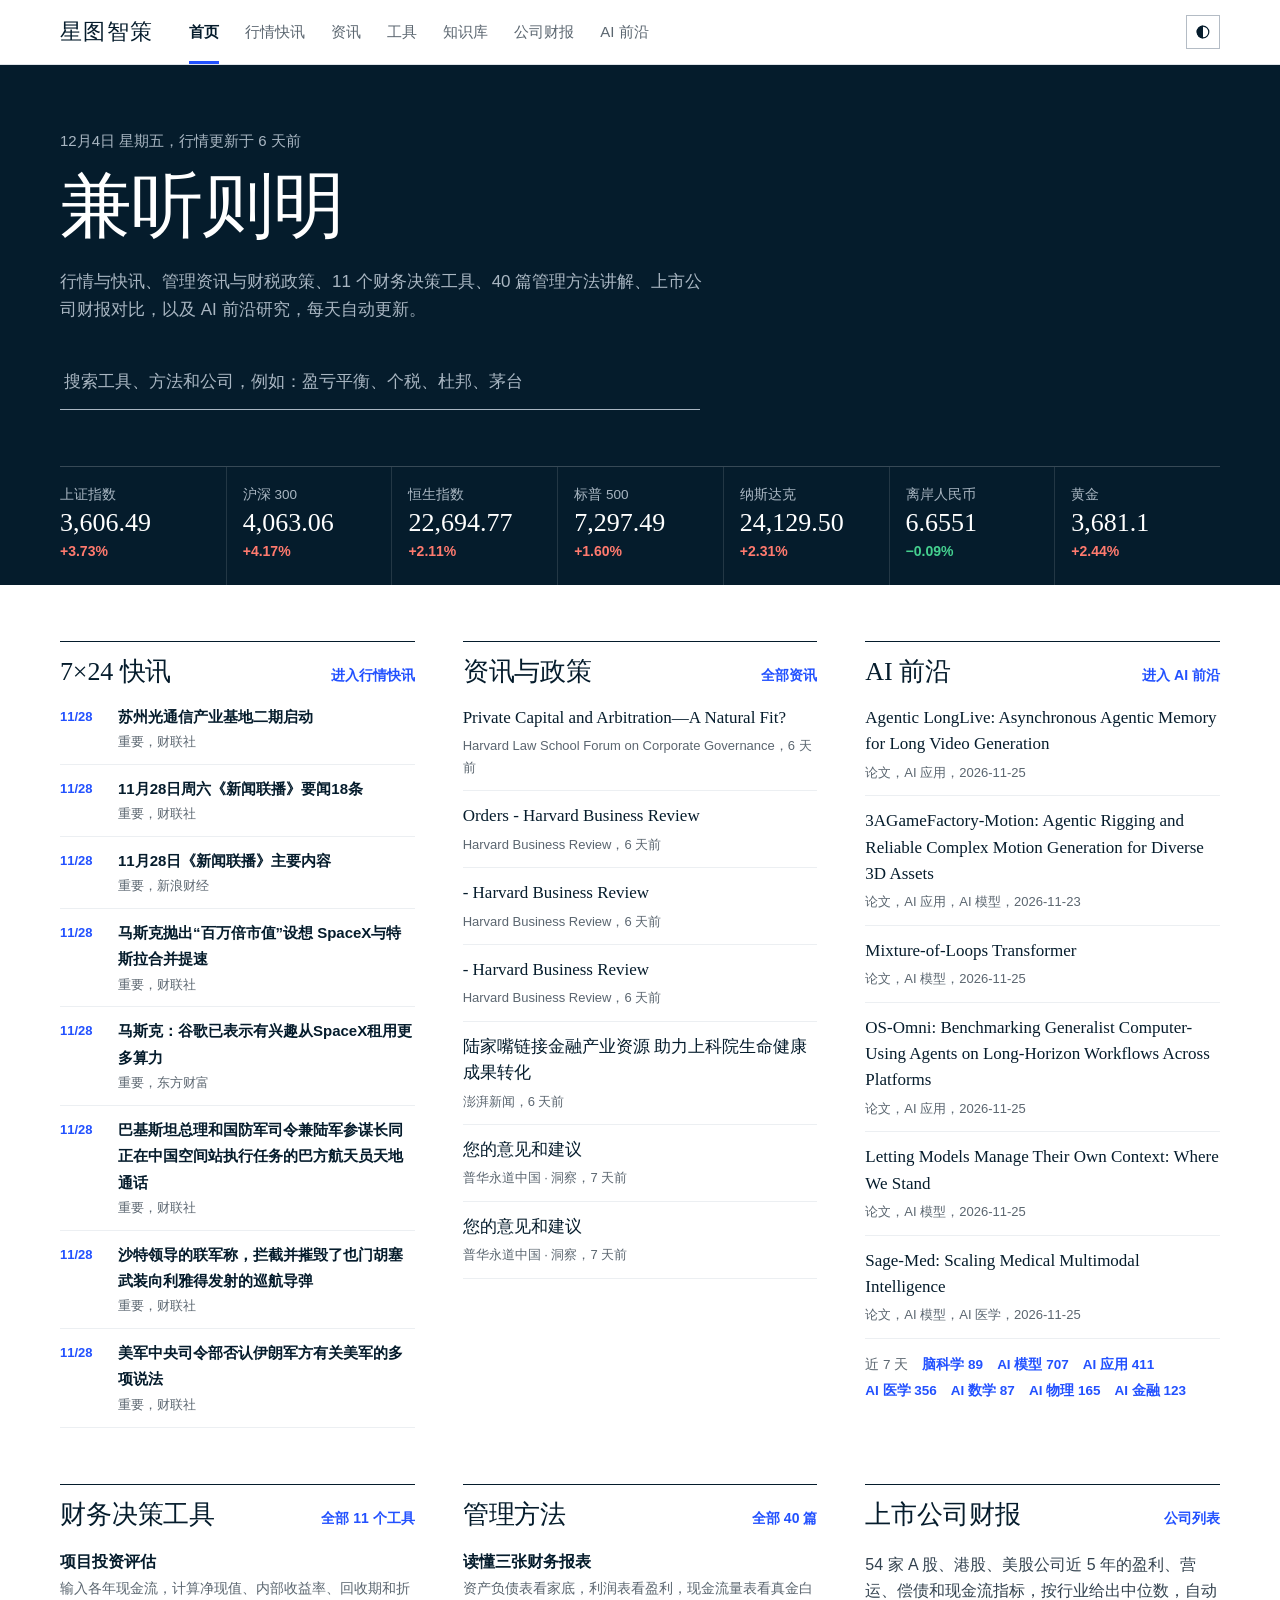
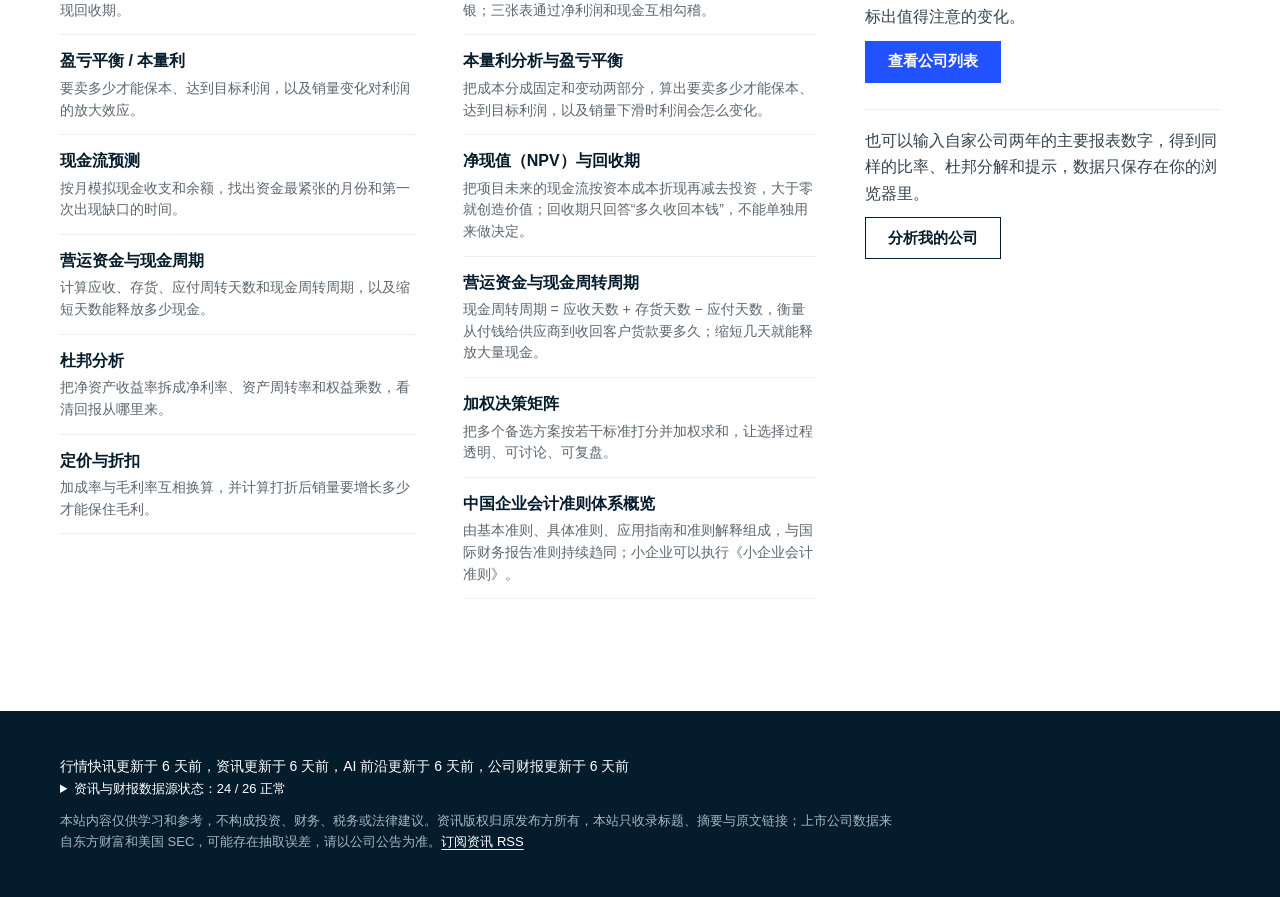
<file: index.html>
<!doctype html>
<html lang="zh-CN">
<head>
  <meta charset="utf-8">
  <meta name="viewport" content="width=device-width, initial-scale=1">
  <title>星图智策</title>
  <meta name="description" content="企业管理与财务决策一站汇总：A 股、港股、美股行情与 7×24 快讯，管理资讯与财税政策，11 个财务决策工具，40 篇管理方法讲解，上市公司财报对比，以及 AI 前沿论文与开源项目。">
  <meta name="color-scheme" content="light dark">
  <meta name="theme-color" content="#051C2C">
  <link rel="icon" href="data:image/svg+xml,%3Csvg xmlns='http://www.w3.org/2000/svg' viewBox='0 0 32 32'%3E%3Crect width='32' height='32' fill='%23051C2C'/%3E%3Cpath d='M8 10h16M8 16h16M8 22h16' stroke='%23fff' stroke-width='2'/%3E%3Cpath d='M8 26h16' stroke='%232251FF' stroke-width='2.4'/%3E%3C/svg%3E">
  <link rel="alternate" type="application/rss+xml" title="星图智策 · 资讯与政策" href="feed.xml">
  <link rel="stylesheet" href="assets/site.css">
  <link rel="stylesheet" href="assets/style.css">
</head>
<body>
  <a class="skip" href="#main">跳到正文</a>
  <script src="assets/site.js" data-base="./"></script>

  <main id="main" tabindex="-1"></main>

  <footer class="foot">
    <div class="wrap">
      <p class="foot-runs" id="runs"></p>
      <details class="status" id="status">
        <summary id="status-sum">资讯与财报数据源状态</summary>
        <ul id="status-list"></ul>
      </details>
      <p>本站内容仅供学习和参考，不构成投资、财务、税务或法律建议。资讯版权归原发布方所有，本站只收录标题、摘要与原文链接；上市公司数据来自东方财富和美国 SEC，可能存在抽取误差，请以公司公告为准。<a href="feed.xml">订阅资讯 RSS</a></p>
    </div>
  </footer>

  <script src="assets/fin.js"></script>
  <script src="assets/core.js"></script>
  <script src="assets/tools.js"></script>
  <script src="assets/links.js"></script>
  <script src="assets/pages.js"></script>
  <script>
    (function () {
      const { h, F } = App;
      App.load("meta.json").then((m) => {
        const st = m.sources_status || {};
        const ids = Object.keys(st);
        const ok = ids.filter((k) => st[k].ok).length;
        document.getElementById("status-sum").textContent = `资讯与财报数据源状态：${ok} / ${ids.length} 正常`;
        const ul = document.getElementById("status-list");
        ids.sort((a, b) => (st[a].ok - st[b].ok) || a.localeCompare(b)).forEach((id) => {
          const s = st[id];
          const why = s.ok ? s.partial : s.error;
          const li = h("li." + (s.ok ? "ok" : "bad"), h("div", s.name + " ",
            h("span", s.ok ? `${s.count} 条${s.partial ? "（部分失败）" : ""}` : "失败"),
            !s.ok && why ? h("small.err", window.Site.explainError(why)) : null));
          if (why) li.title = why; // 鼠标悬停显示原始报错
          ul.append(li);
        });
      }).catch(() => { document.getElementById("status").hidden = true; });
      // 各栏目最近一次成功更新的时间
      const NAMES = { markets: "行情快讯", news: "资讯", ai: "AI 前沿", financials: "公司财报" };
      App.load("runs.json").then((r) => {
        const parts = Object.keys(NAMES).filter((k) => r[k] && r[k].last_ok).map((k) => `${NAMES[k]}更新于 ${F.ago(r[k].last_ok)}`);
        document.getElementById("runs").textContent = parts.join("，");
      }).catch(() => {});
      App.render();
    })();
  </script>
</body>
</html>
</file>
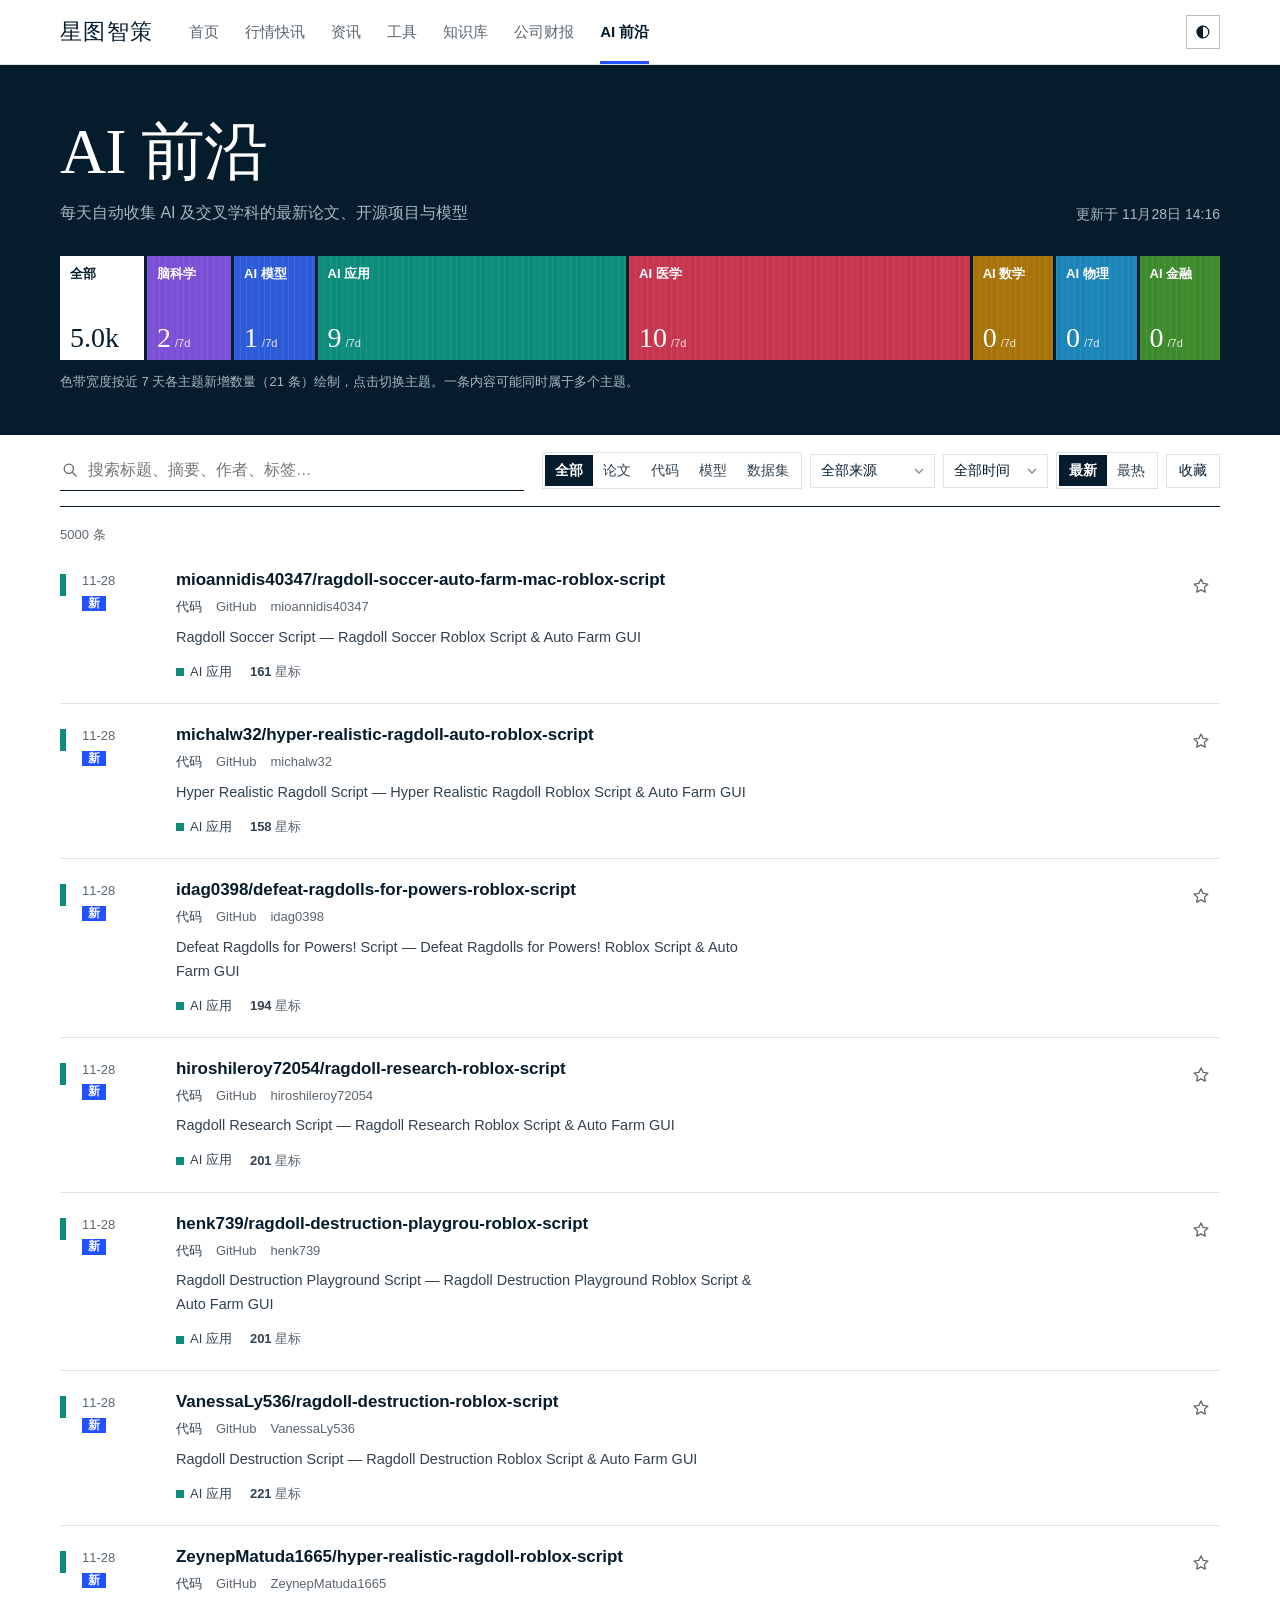
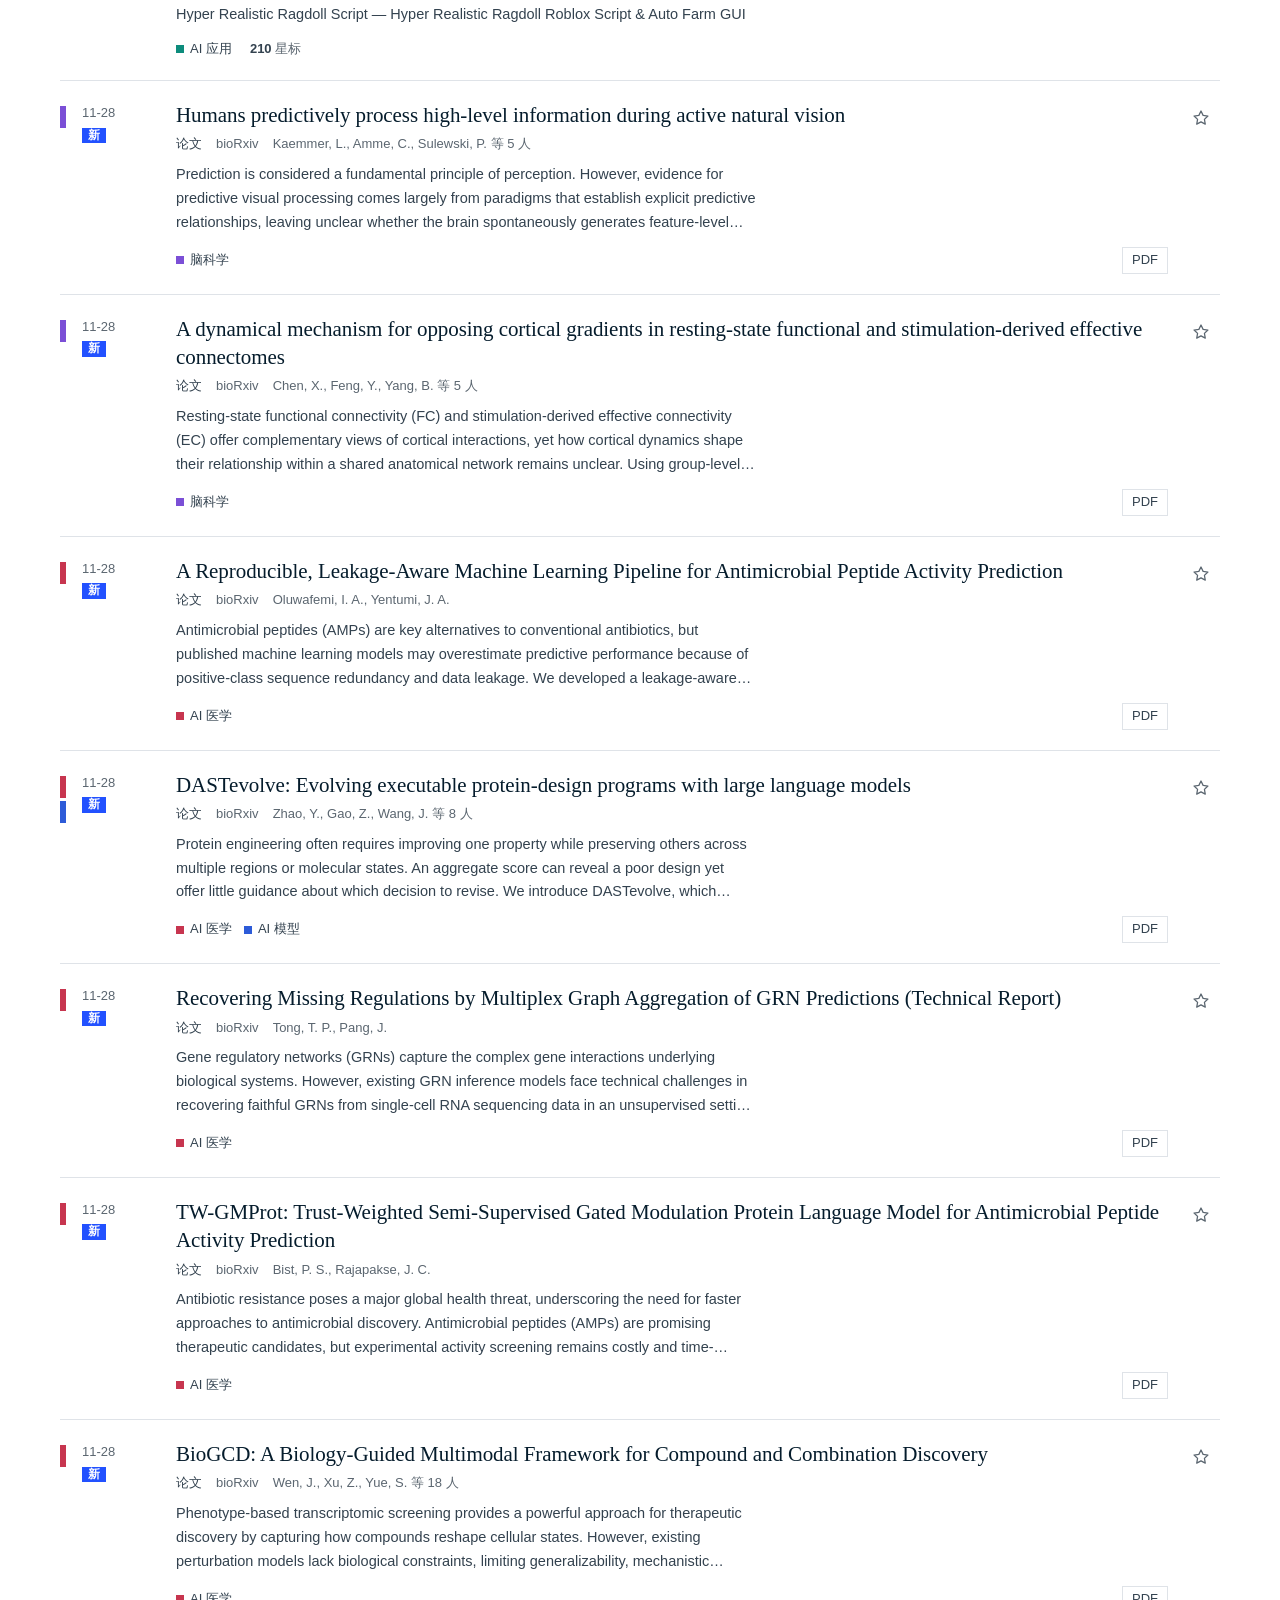
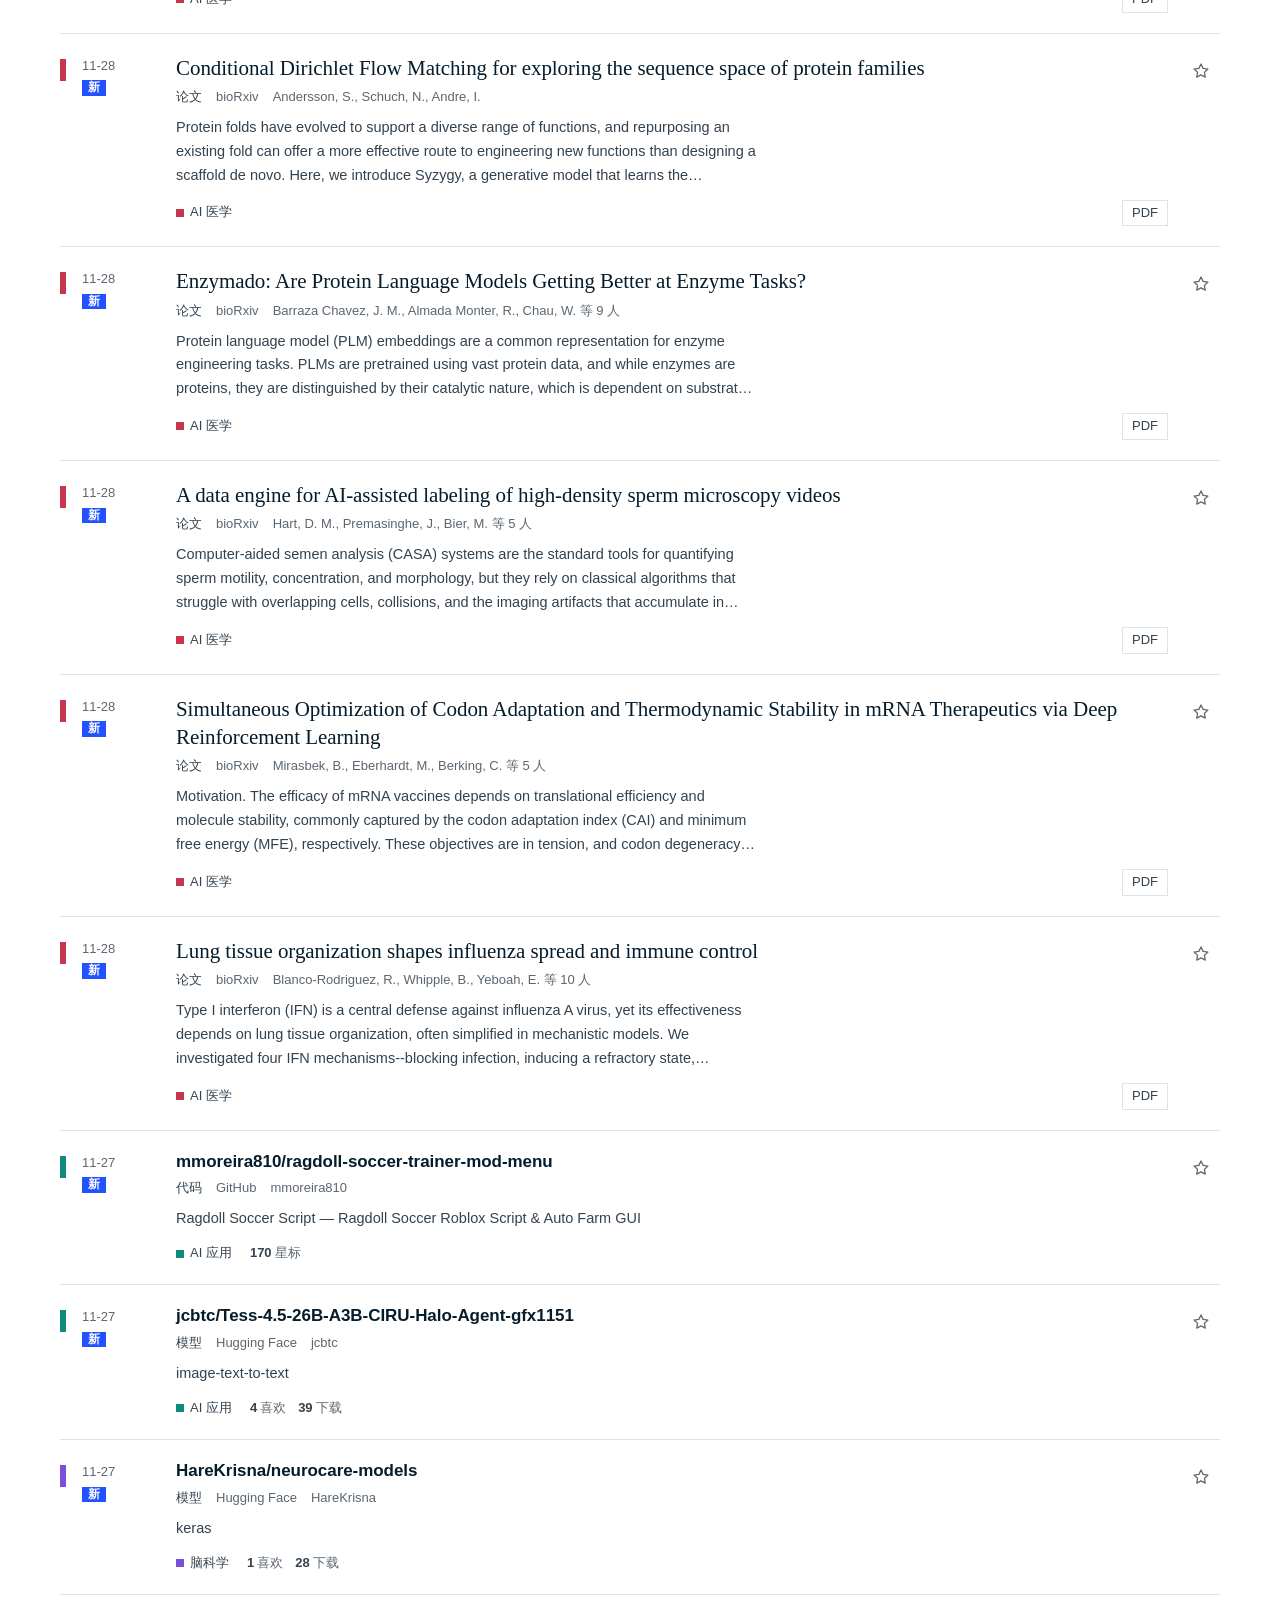
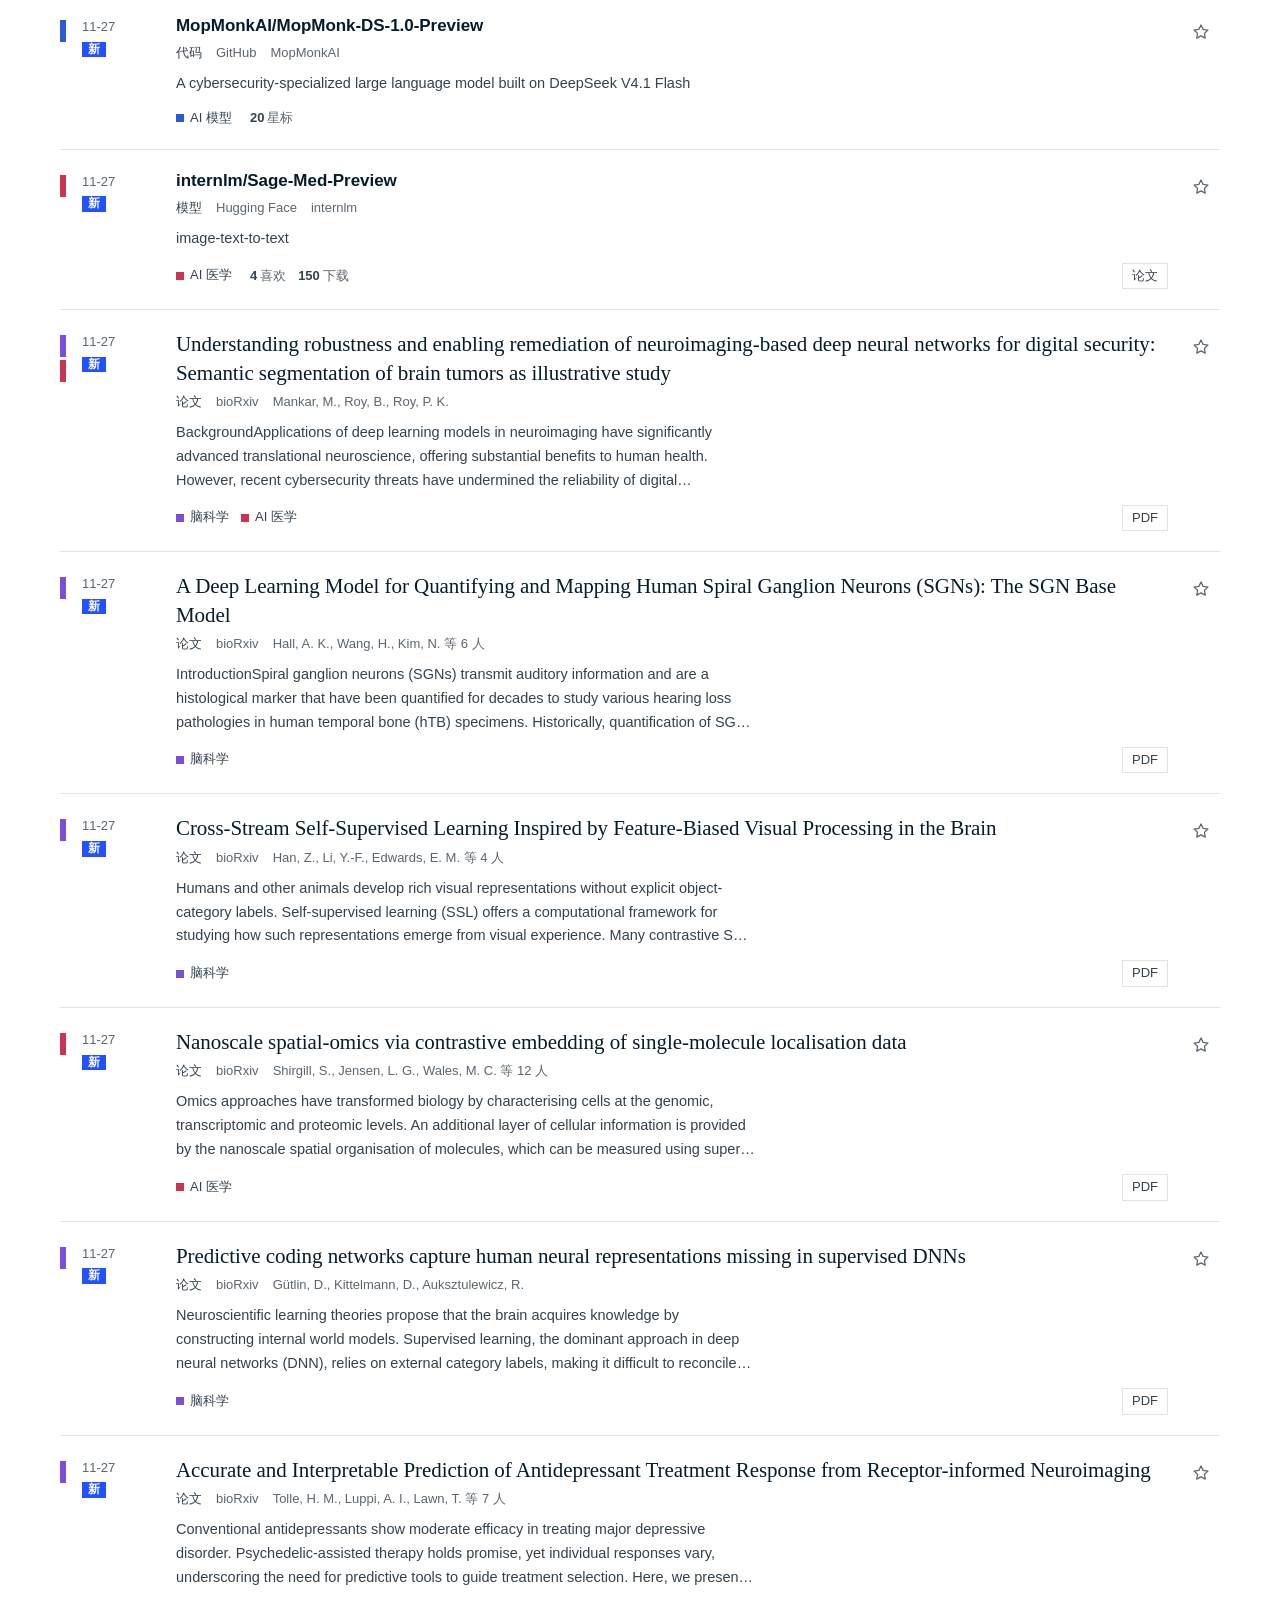
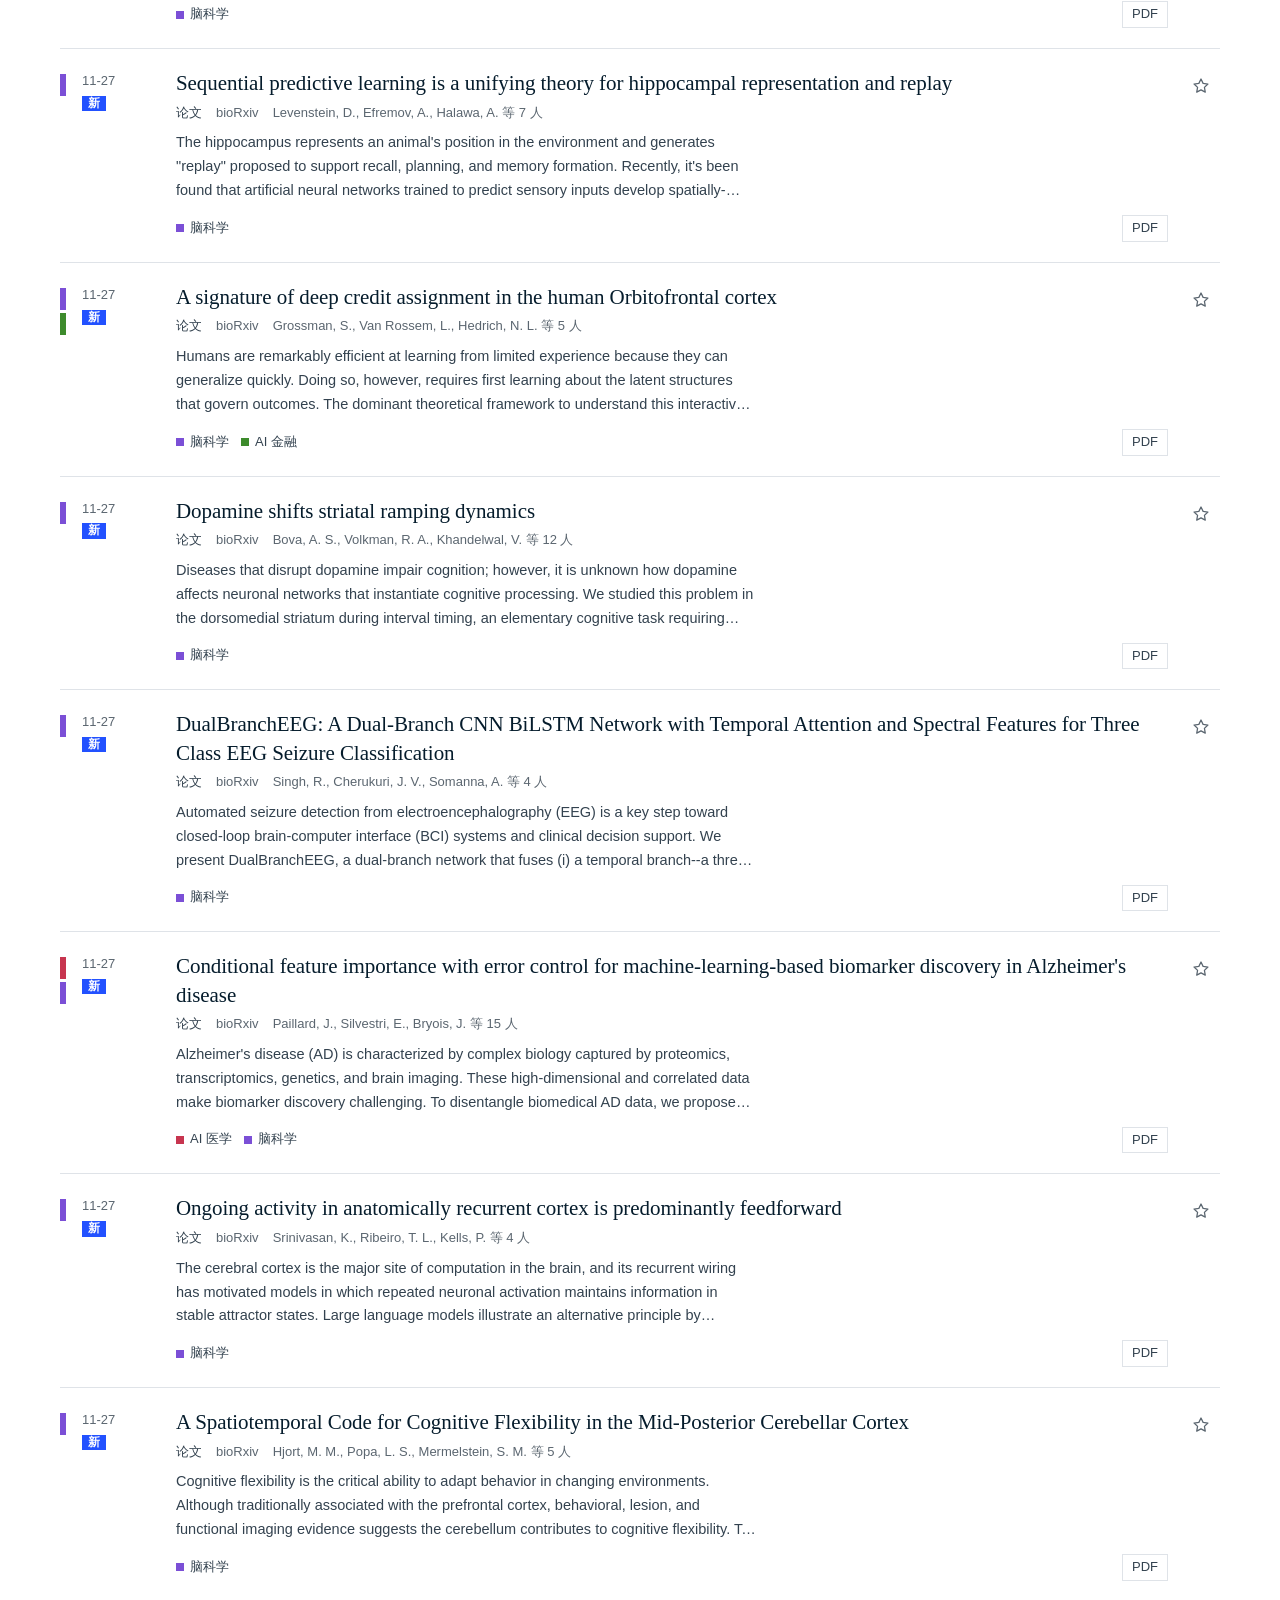
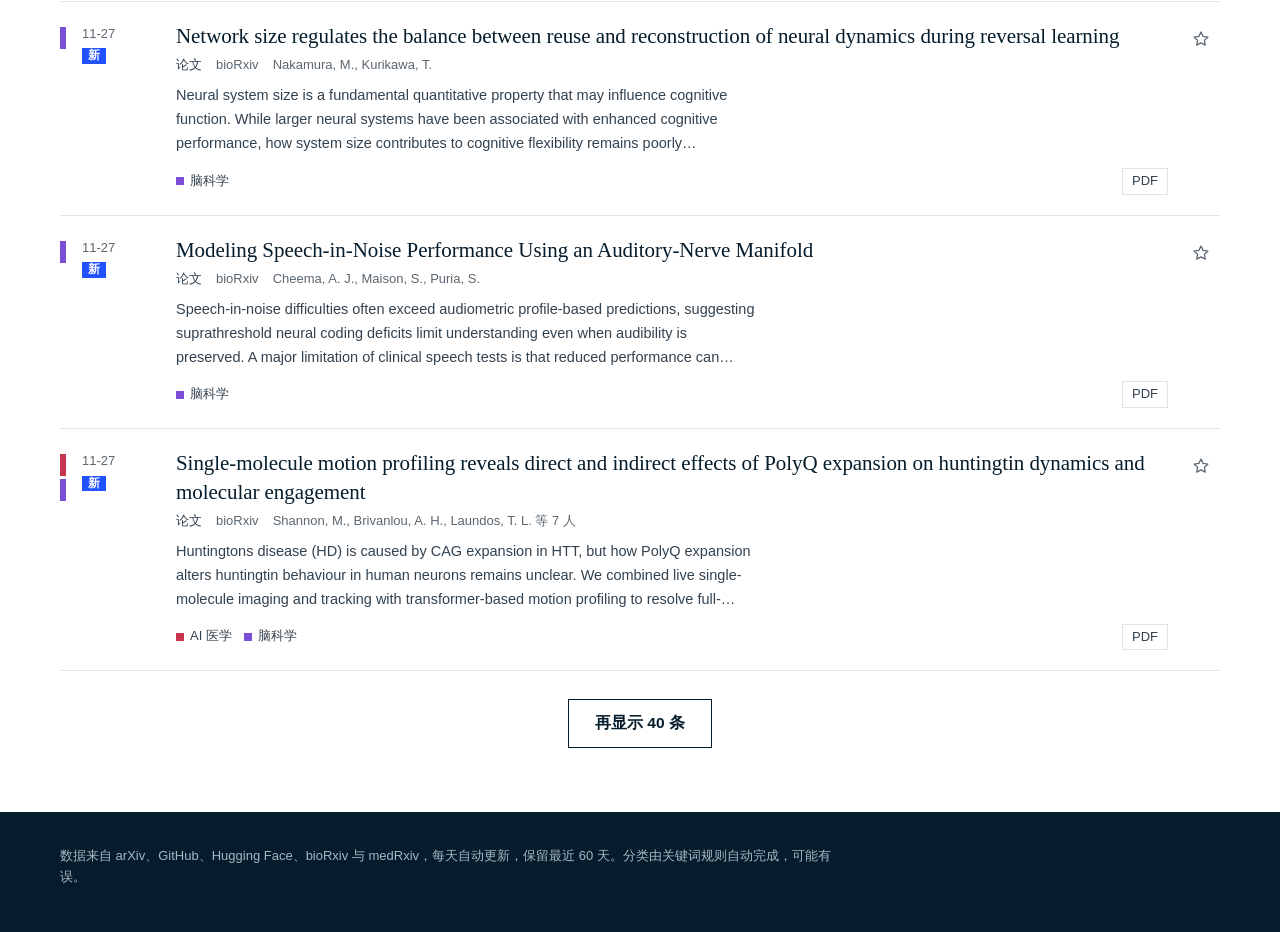
<file: ai/index.html>
<!doctype html>
<html lang="zh-CN" data-section="ai">
<head>
  <meta charset="utf-8">
  <meta name="viewport" content="width=device-width, initial-scale=1">
  <title>AI 前沿 · 星图智策</title>
  <meta name="description" content="每天自动收集 AI 及交叉学科（脑科学、医学、数学、物理、金融）的最新论文、开源项目与模型">
  <meta name="color-scheme" content="light dark">
  <link rel="icon" href="data:image/svg+xml,%3Csvg xmlns='http://www.w3.org/2000/svg' viewBox='0 0 32 32'%3E%3Crect x='2' y='13' width='4' height='6' fill='%237B4FD6'/%3E%3Crect x='6' y='9' width='4' height='14' fill='%232D5BD8'/%3E%3Crect x='10' y='5' width='4' height='22' fill='%230D8C7C'/%3E%3Crect x='14' y='8' width='4' height='16' fill='%23C7354F'/%3E%3Crect x='18' y='11' width='4' height='10' fill='%23B27A0C'/%3E%3Crect x='22' y='7' width='4' height='18' fill='%231E8AC0'/%3E%3Crect x='26' y='12' width='4' height='8' fill='%233D8B2C'/%3E%3C/svg%3E">
  <meta name="theme-color" content="#051C2C">
  <link rel="stylesheet" href="../assets/site.css">
  <link rel="stylesheet" href="assets/style.css">
</head>
<body>
  <a class="skip" href="#list" data-i18n="skip">跳到内容</a>
  <script src="../assets/site.js" data-base="../"></script>

  <section class="hero-band" aria-labelledby="site-name">
    <div class="masthead wrap">
      <div class="brand">
        <h1 id="site-name">AI 前沿</h1>
        <p id="tagline" class="tagline"></p>
      </div>
      <div class="masthead-side">
        <p class="updated" id="updated"></p>
      </div>
    </div>

    <div class="spectrum-wrap wrap">
      <h2 id="spectrum-title" class="visually-hidden" data-i18n="topics">主题</h2>
      <div class="spectrum" id="spectrum" role="tablist" aria-label="主题"></div>
      <p class="spectrum-note" id="spectrum-note"></p>
    </div>
  </section>

  <section class="controls wrap" aria-label="筛选">
    <div class="search">
      <svg viewBox="0 0 20 20" width="16" height="16" aria-hidden="true"><circle cx="8.5" cy="8.5" r="5.75" fill="none" stroke="currentColor" stroke-width="1.6"/><path d="m13 13 4.5 4.5" stroke="currentColor" stroke-width="1.6" stroke-linecap="round"/></svg>
      <input id="q" type="search" autocomplete="off" spellcheck="false">
    </div>
    <div class="filters">
      <div class="seg" id="type-seg" role="radiogroup"></div>
      <label class="select"><span class="visually-hidden" data-i18n="source">来源</span>
        <select id="source-sel"></select></label>
      <label class="select"><span class="visually-hidden" data-i18n="range">时间</span>
        <select id="range-sel"></select></label>
      <div class="seg" id="sort-seg" role="radiogroup"></div>
      <button type="button" class="saved-btn" id="saved-btn" aria-pressed="false"></button>
    </div>
  </section>

  <main class="wrap">
    <div class="result-bar">
      <p id="result-count" aria-live="polite"></p>
      <button type="button" class="link-btn" id="reset-btn" hidden></button>
    </div>
    <ol class="list" id="list"></ol>
    <div class="more"><button type="button" id="more-btn" hidden></button></div>
    <div class="empty" id="empty" hidden></div>
  </main>

  <footer class="foot">
    <div class="wrap"><p id="foot-text"></p></div>
  </footer>

  <template id="row-tpl">
    <li class="row">
      <div class="ticks" aria-hidden="true"></div>
      <div class="when"><time></time><span class="badge-new"></span></div>
      <article class="body">
        <h3 class="title"><a target="_blank" rel="noopener"></a></h3>
        <p class="byline"><span class="kind"></span><span class="srcs"></span><span class="authors"></span></p>
        <p class="tldr"></p>
        <p class="summary"></p>
        <div class="foot-row">
          <ul class="topic-tags"></ul>
          <span class="metrics"></span>
          <span class="links"></span>
        </div>
      </article>
      <button type="button" class="star" aria-pressed="false">
        <svg viewBox="0 0 20 20" width="18" height="18" aria-hidden="true"><path d="M10 2.2l2.35 4.9 5.35.7-3.9 3.75.95 5.3L10 14.3l-4.75 2.55.95-5.3L2.3 7.8l5.35-.7z" stroke="currentColor" stroke-width="1.4" stroke-linejoin="round"/></svg>
      </button>
    </li>
  </template>

  <script src="assets/i18n.js"></script>
  <script src="assets/app.js"></script>
</body>
</html>
</file>
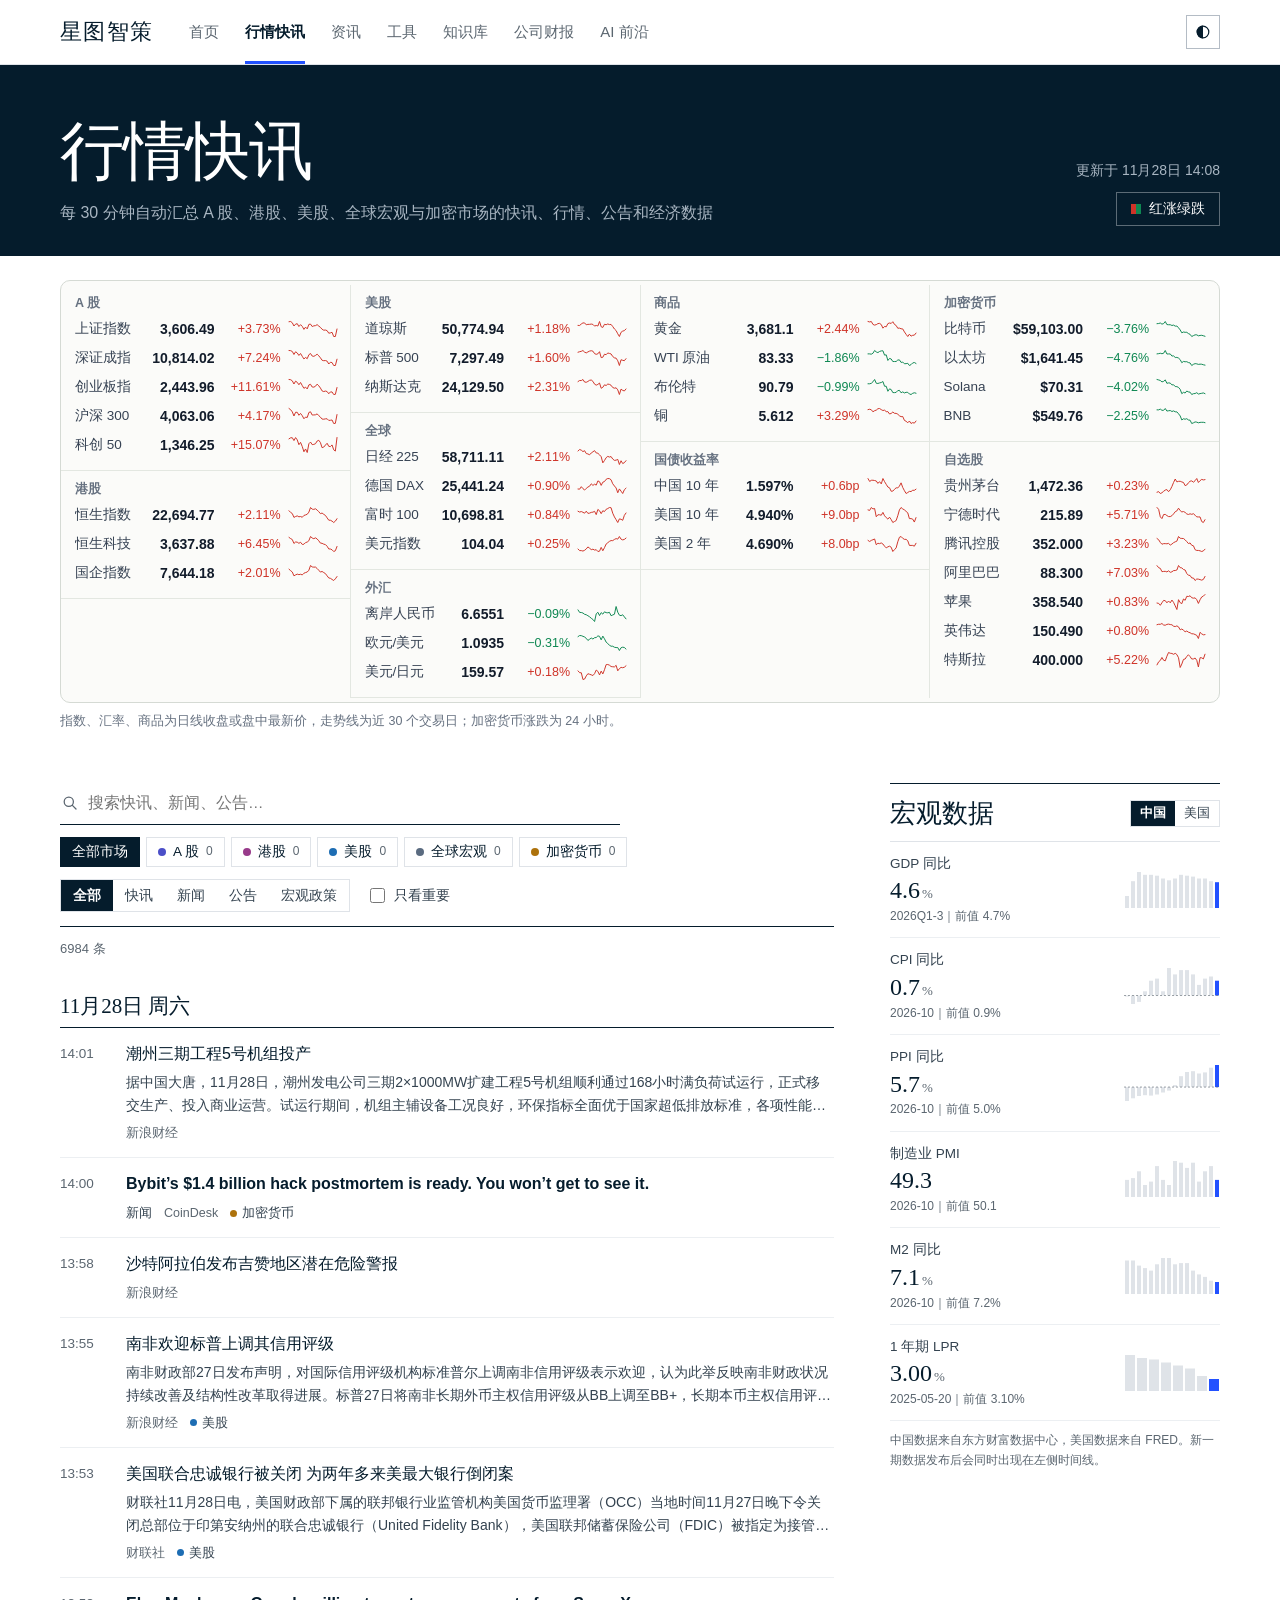
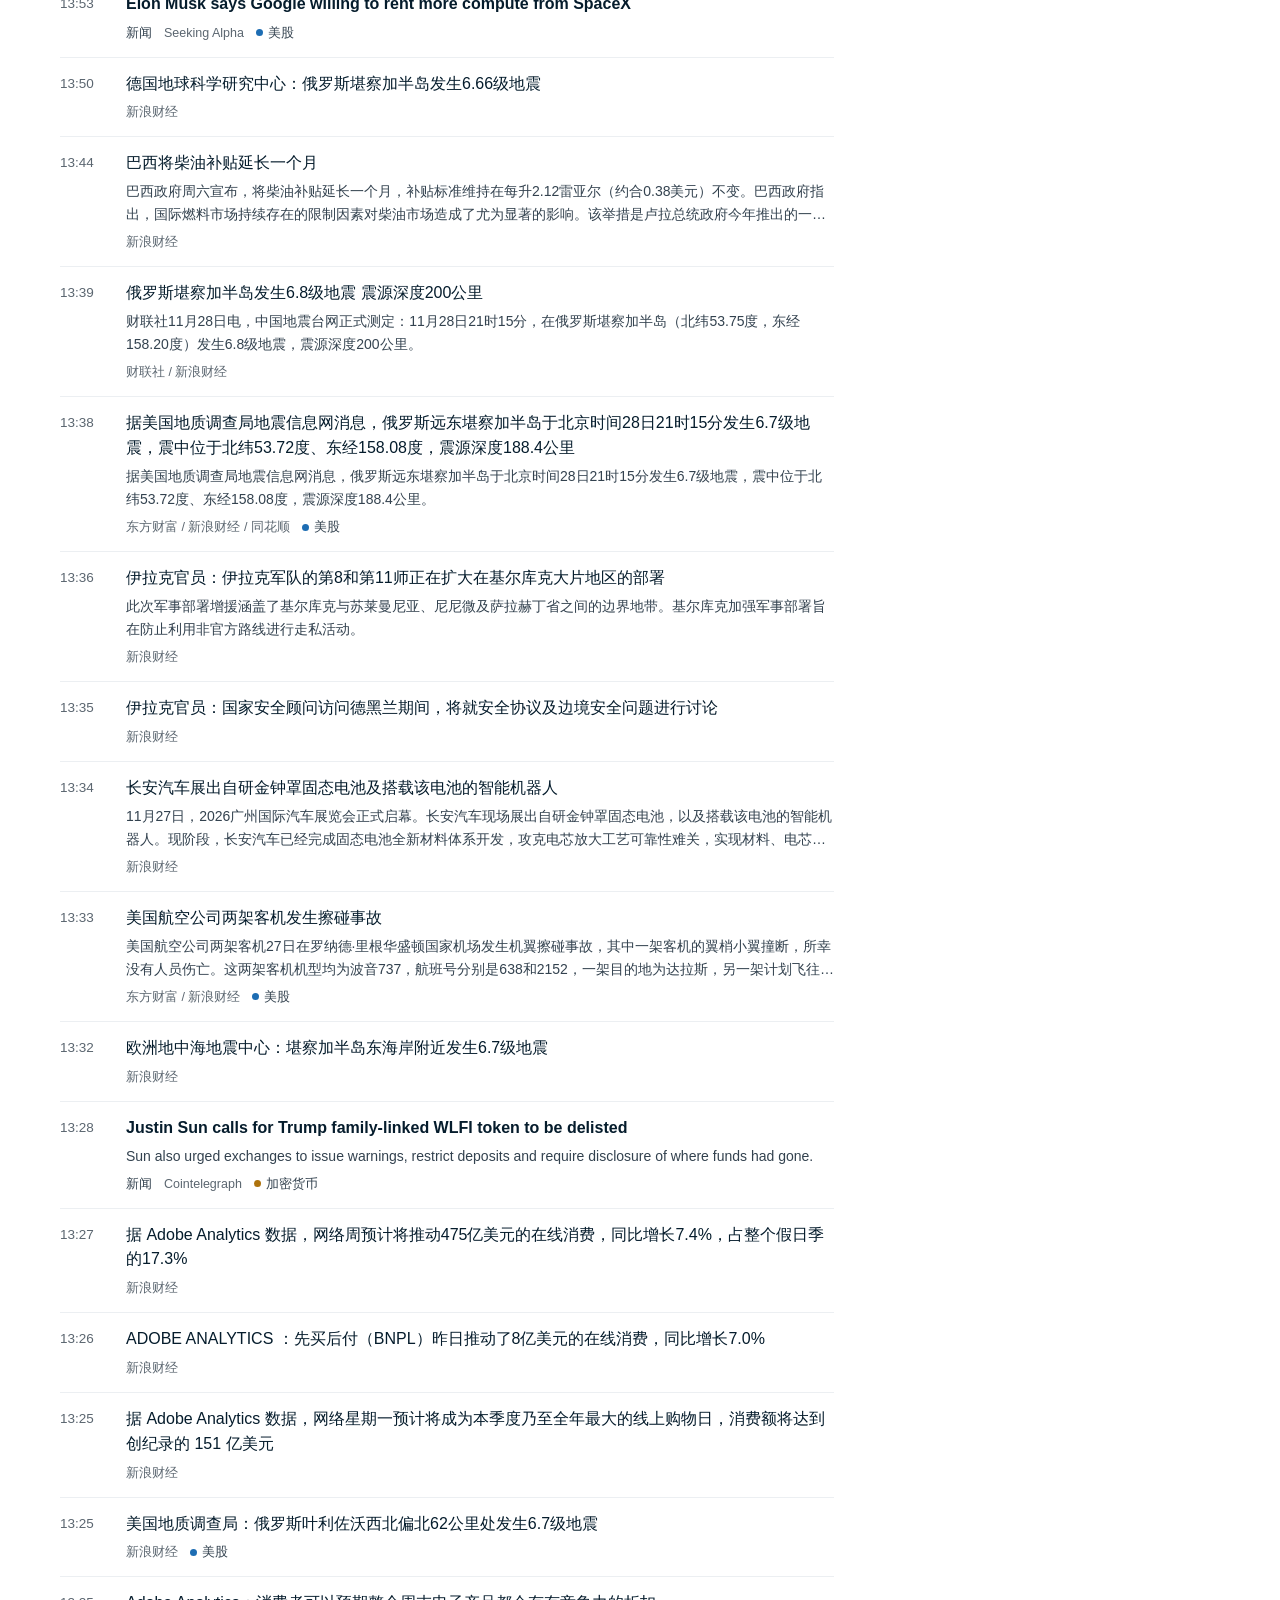
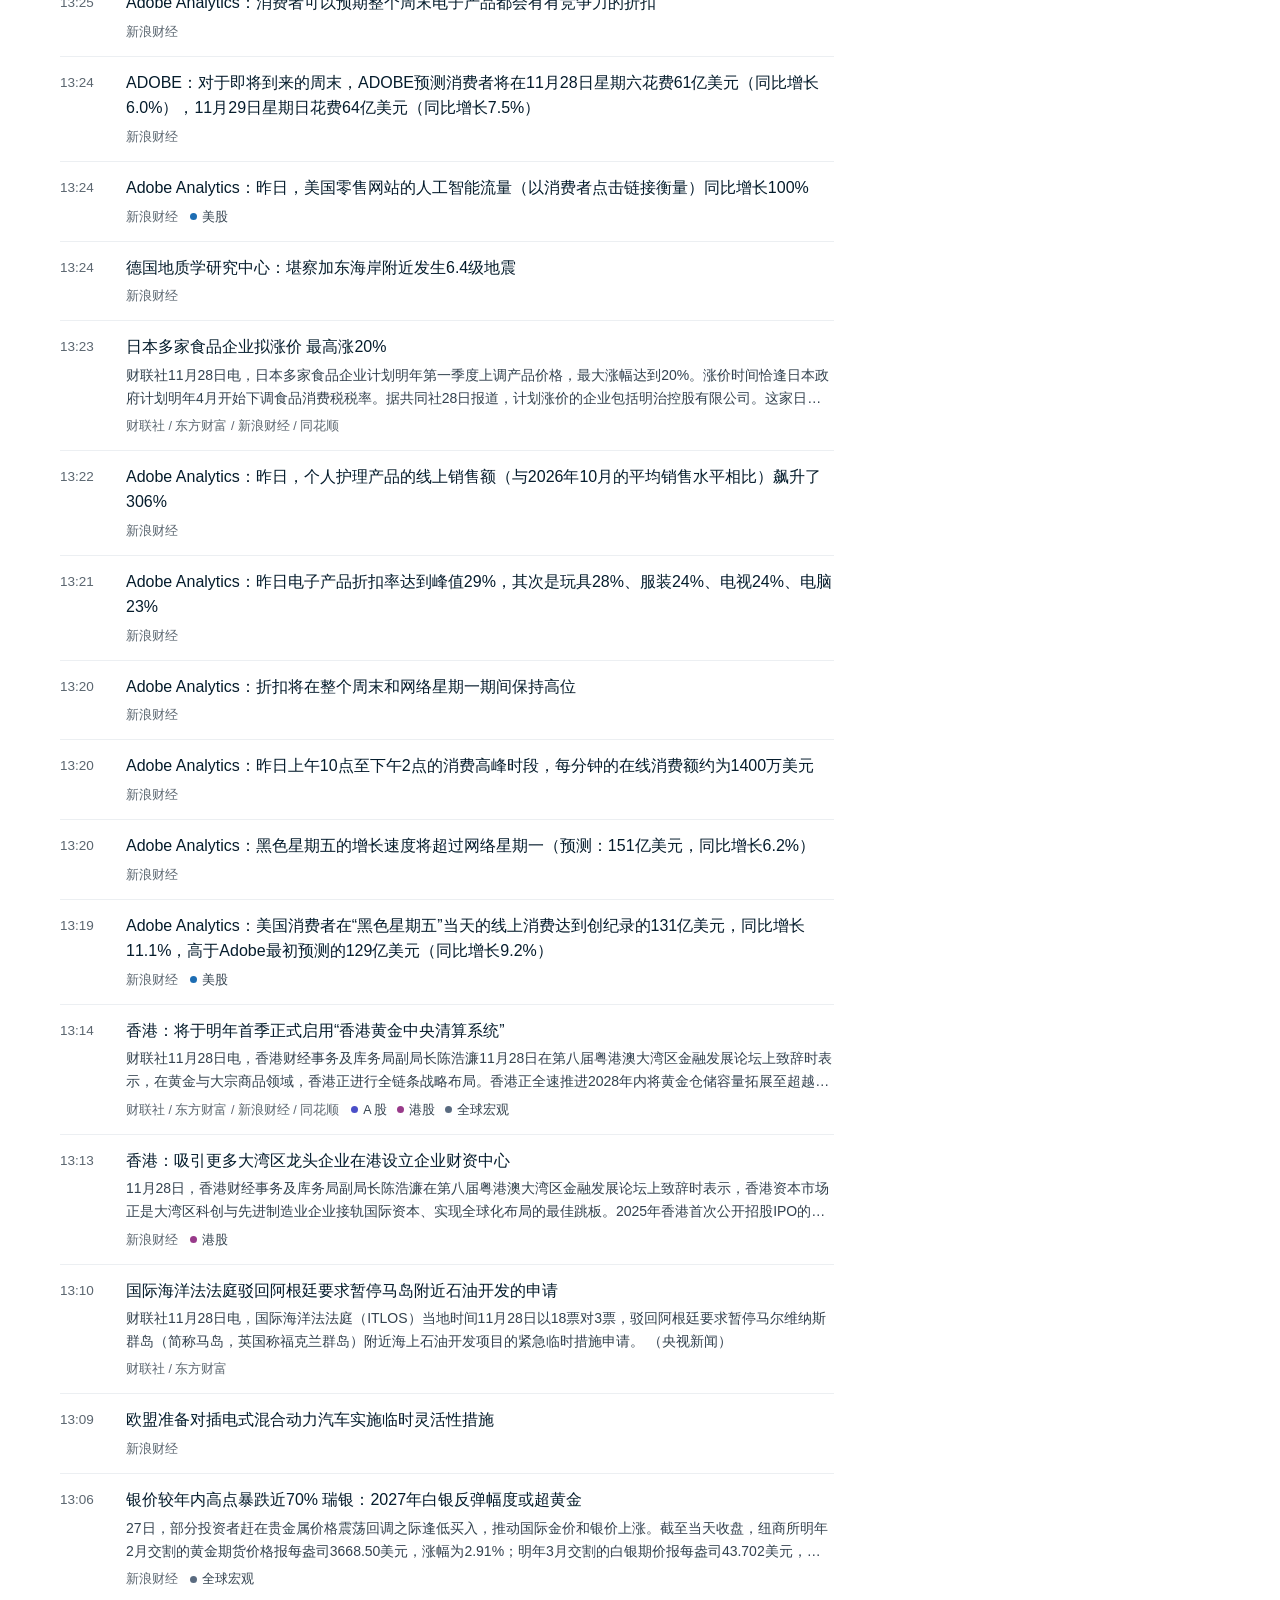
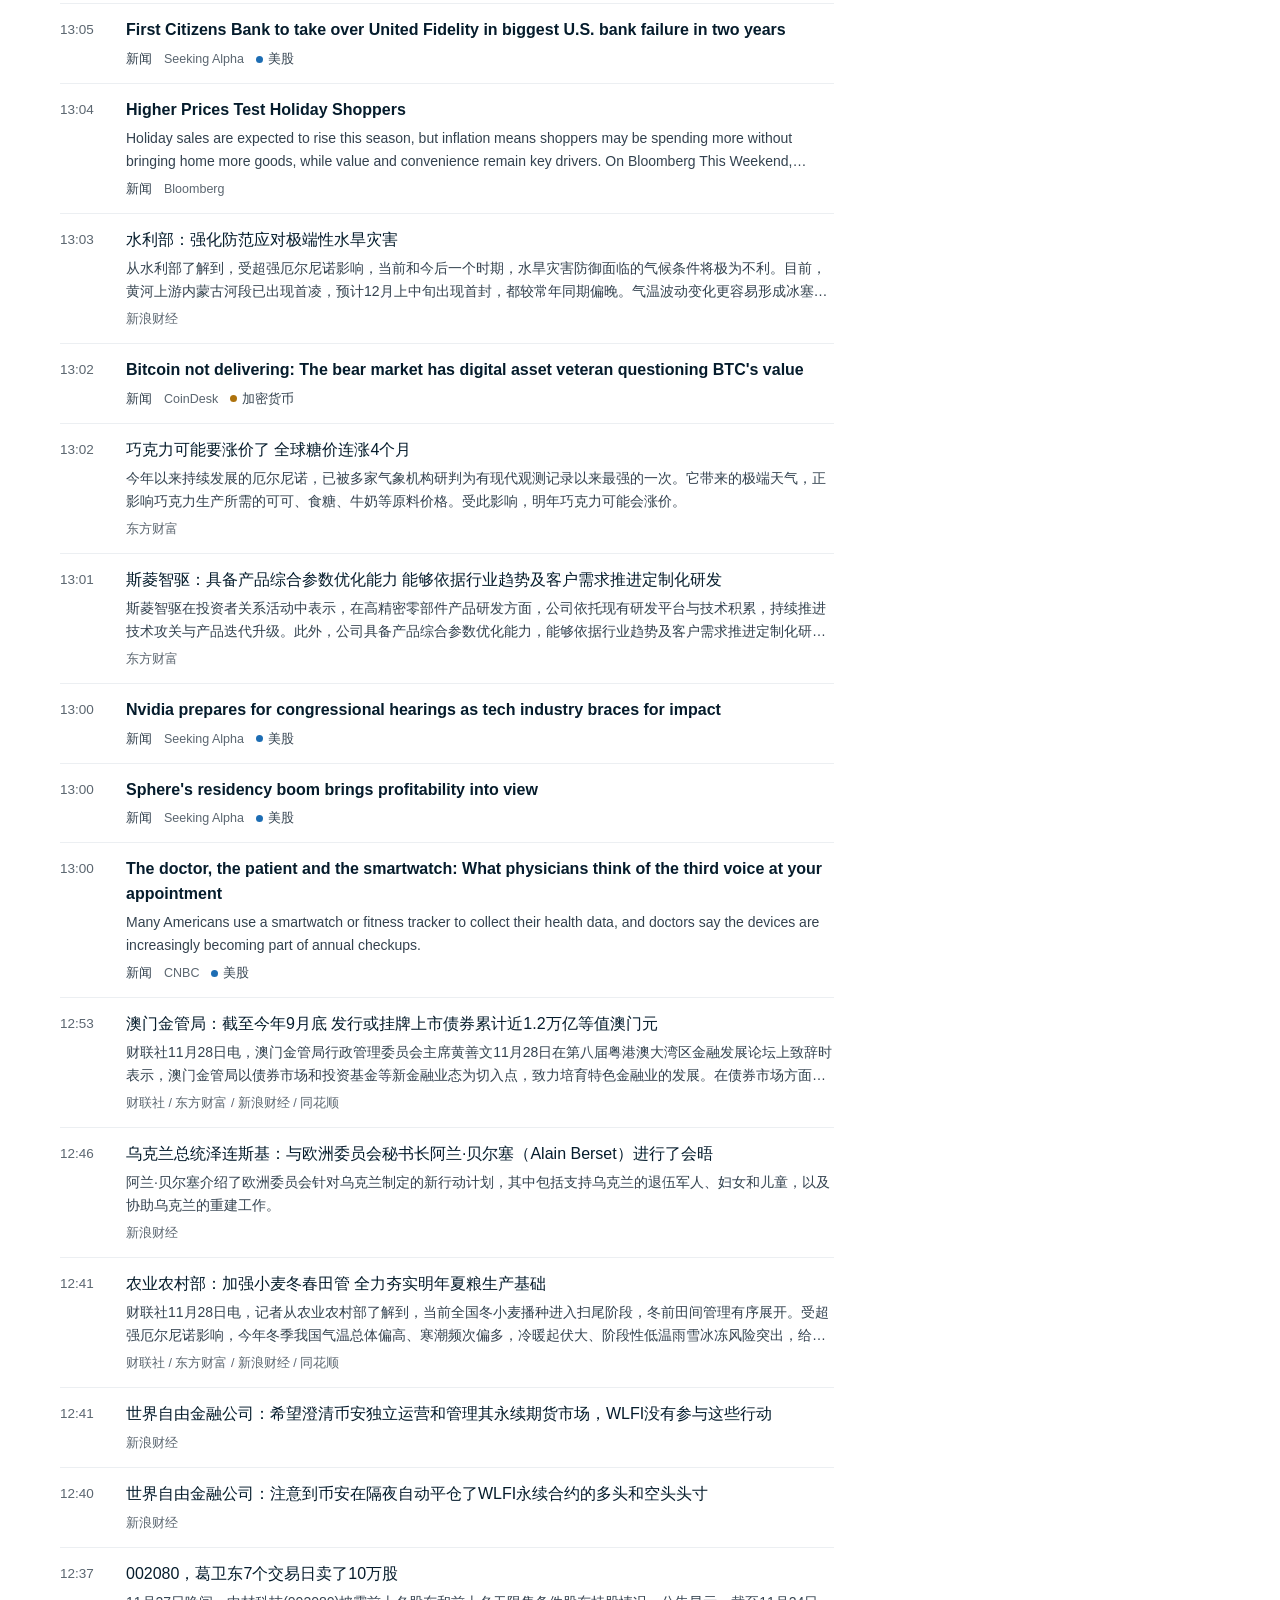
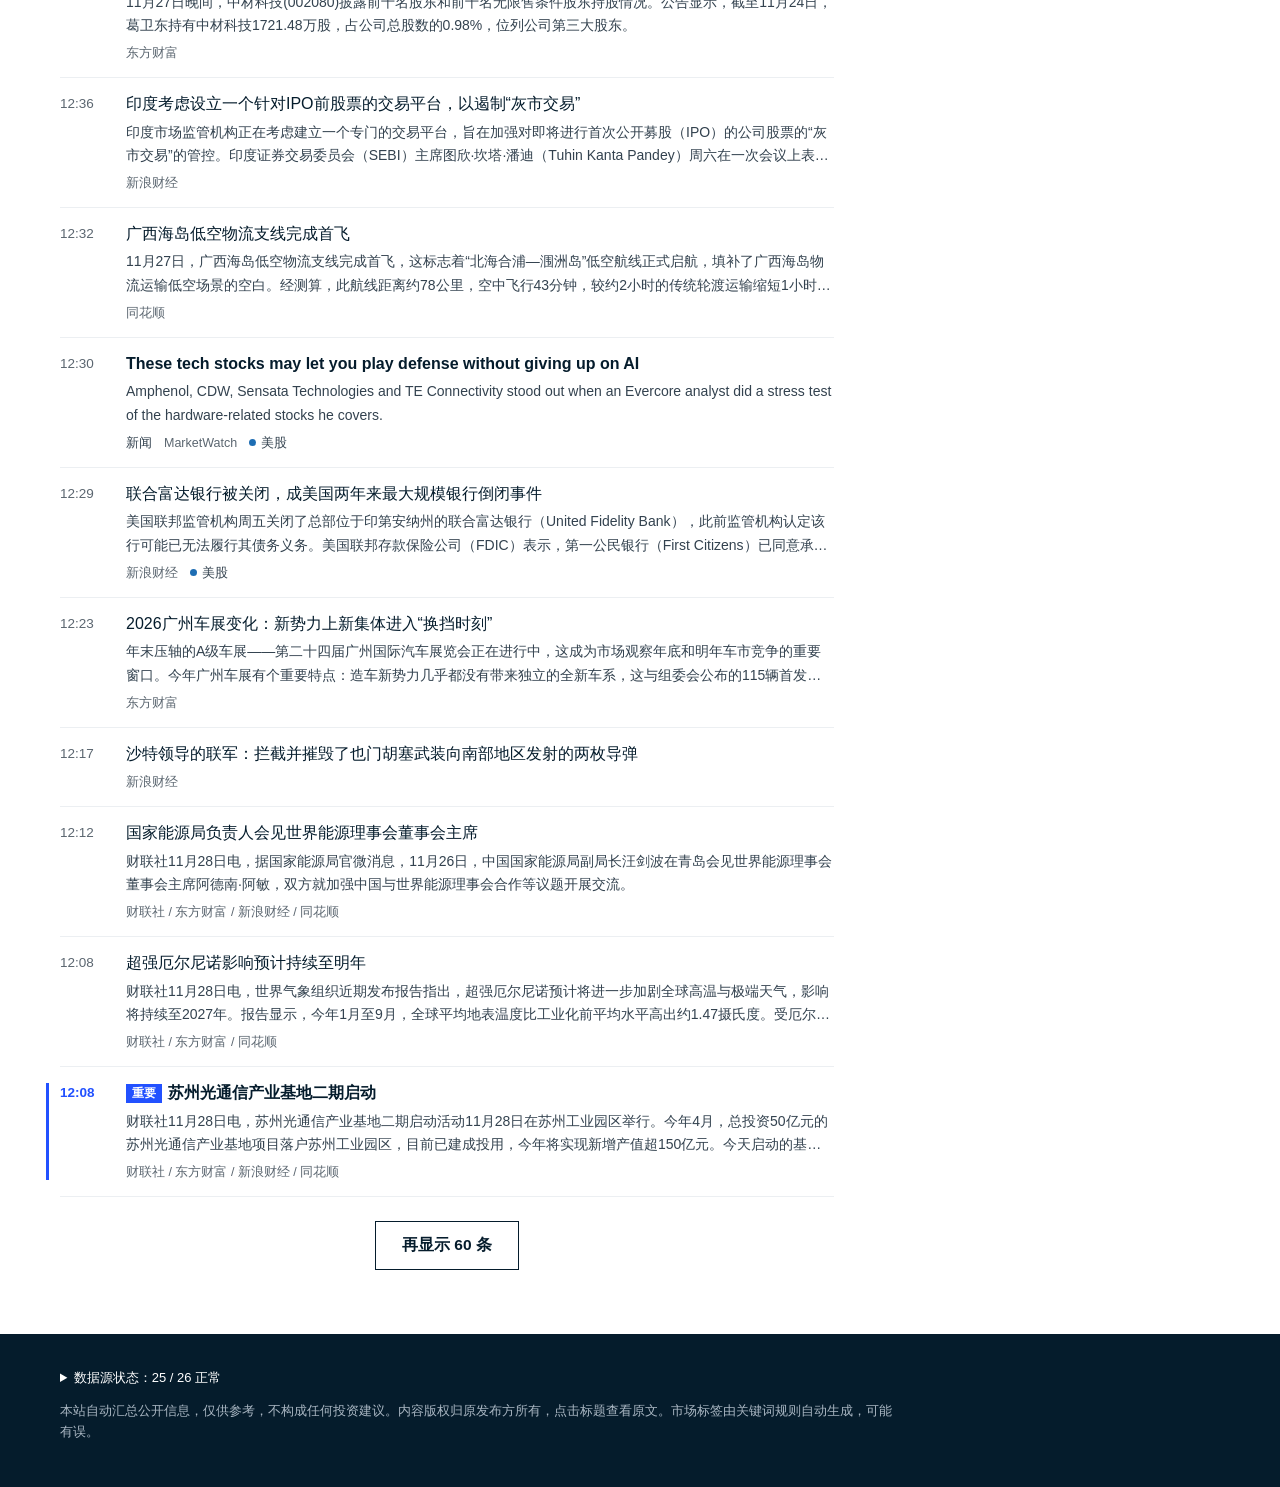
<file: markets/index.html>
<!doctype html>
<html lang="zh-CN" data-section="markets">
<head>
  <meta charset="utf-8">
  <meta name="viewport" content="width=device-width, initial-scale=1">
  <title>行情快讯 · 星图智策</title>
  <meta name="description" content="每 30 分钟自动汇总 A 股、港股、美股、全球宏观与加密市场的快讯、行情、公告和经济数据">
  <meta name="color-scheme" content="light dark">
  <meta name="theme-color" content="#051C2C">
  <link rel="icon" href="data:image/svg+xml,%3Csvg xmlns='http://www.w3.org/2000/svg' viewBox='0 0 32 32'%3E%3Crect width='32' height='32' fill='%23051C2C'/%3E%3Cpath d='M5 22l6-7 5 4 6-9 5 5' fill='none' stroke='%23fff' stroke-width='2.2'/%3E%3Cpath d='M5 27h22' stroke='%232251FF' stroke-width='2.4'/%3E%3C/svg%3E">
  <link rel="stylesheet" href="../assets/site.css">
  <link rel="stylesheet" href="assets/style.css">
</head>
<body>
  <a class="skip" href="#feed" data-i18n="skip">跳到快讯</a>
  <script src="../assets/site.js" data-base="../"></script>

  <section class="band" aria-labelledby="site-name">
    <div class="wrap masthead">
      <div class="brand">
        <h1 id="site-name">行情快讯</h1>
        <p id="tagline" class="tagline"></p>
      </div>
      <div class="masthead-side">
        <p class="updated" id="updated"></p>
        <button type="button" id="color-btn" class="toggle"></button>
      </div>
    </div>
  </section>

  <section class="board-wrap wrap" aria-labelledby="board-title">
    <h2 id="board-title" class="visually-hidden" data-i18n="board">行情</h2>
    <div class="board-tabs" id="board-tabs" role="tablist"></div>
    <div class="board" id="board"></div>
    <p class="board-note" id="board-note"></p>
  </section>

  <div class="layout wrap">
    <main class="feed-col" id="feed">
      <div class="controls">
        <div class="search">
          <svg viewBox="0 0 20 20" width="16" height="16" aria-hidden="true"><circle cx="8.5" cy="8.5" r="5.75" fill="none" stroke="currentColor" stroke-width="1.6"/><path d="m13 13 4.5 4.5" stroke="currentColor" stroke-width="1.6" stroke-linecap="round"/></svg>
          <input id="q" type="search" autocomplete="off" spellcheck="false">
        </div>
        <div class="chips" id="market-chips" role="radiogroup"></div>
        <div class="filter-row">
          <div class="seg" id="type-seg" role="radiogroup"></div>
          <label class="check"><input type="checkbox" id="imp-only"><span data-i18n="important_only">只看重要</span></label>
        </div>
      </div>
      <p class="result-bar"><span id="result-count" aria-live="polite"></span><button type="button" class="link-btn" id="reset-btn" hidden></button></p>
      <div id="timeline" class="timeline"></div>
      <div class="more"><button type="button" id="more-btn" hidden></button></div>
      <div class="empty" id="empty" hidden></div>
    </main>

    <aside class="side-col" aria-labelledby="macro-title">
      <section class="macro">
        <div class="side-head">
          <h2 id="macro-title" data-i18n="macro">宏观数据</h2>
          <div class="seg small" id="region-seg" role="radiogroup"></div>
        </div>
        <ul class="macro-list" id="macro-list"></ul>
        <p class="side-note" id="macro-note"></p>
      </section>
    </aside>
  </div>

  <footer class="foot">
    <div class="wrap">
      <details class="status">
        <summary id="status-summary"></summary>
        <ul id="status-list"></ul>
      </details>
      <p id="foot-text"></p>
    </div>
  </footer>

  <template id="row-tpl">
    <article class="item">
      <time class="t"></time>
      <div class="c">
        <h3 class="title"><a target="_blank" rel="noopener"></a></h3>
        <p class="summary"></p>
        <p class="meta"><span class="kind"></span><span class="srcs"></span><span class="mk"></span></p>
      </div>
    </article>
  </template>

  <script src="assets/i18n.js"></script>
  <script src="assets/app.js"></script>
</body>
</html>
</file>
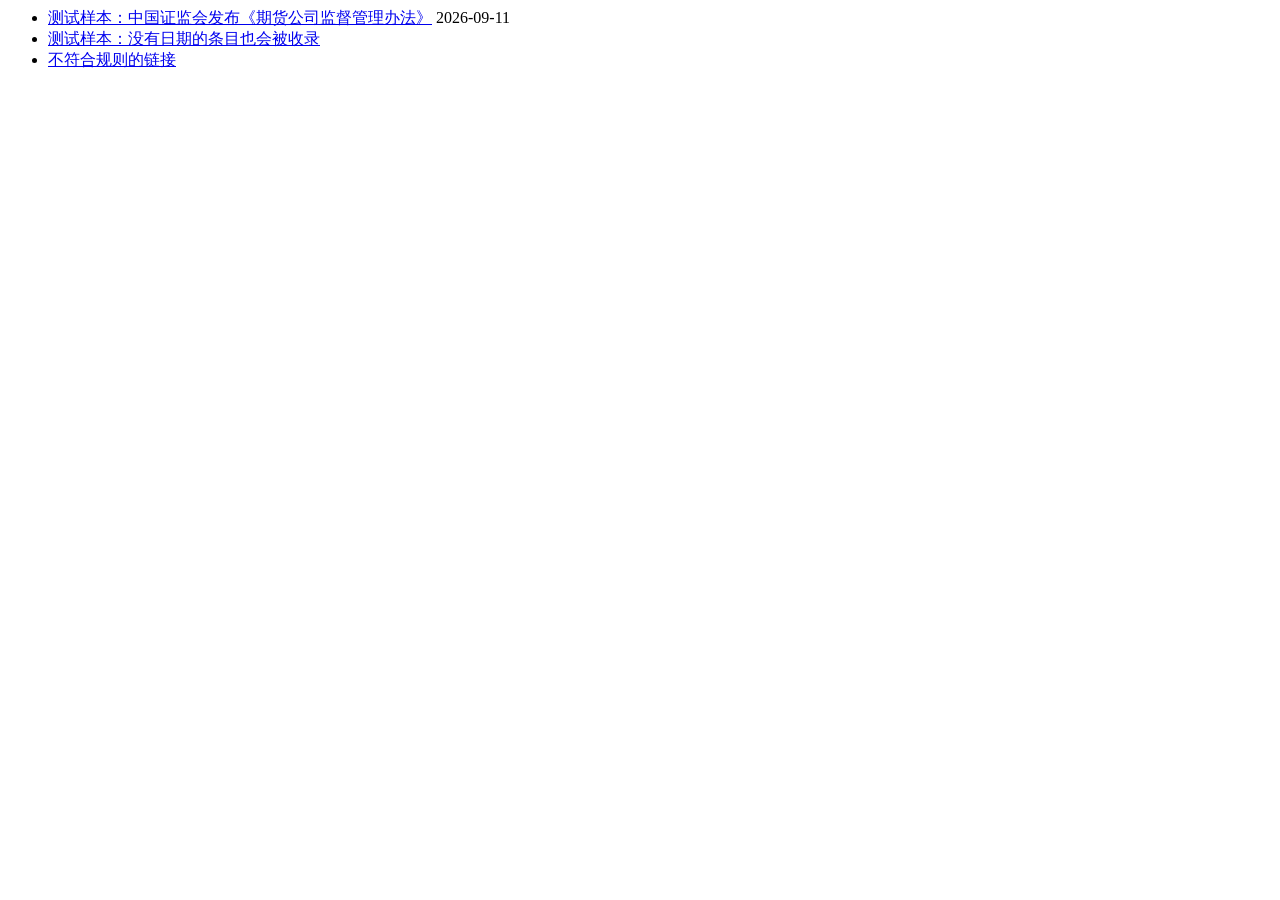
<file: tests/desk/fixtures/gov_csrc.html>
<html><body><ul>
<li><a href="/csrc/c100028/c7658236/content.shtml">测试样本：中国证监会发布《期货公司监督管理办法》</a> <span class="date">2026-09-11</span></li>
<li><a href="/csrc/c100028/c7655025/content.shtml">测试样本：没有日期的条目也会被收录</a></li>
<li><a href="/csrc/c100039/c1/content.shtml">不符合规则的链接</a></li></ul></body></html>
</file>
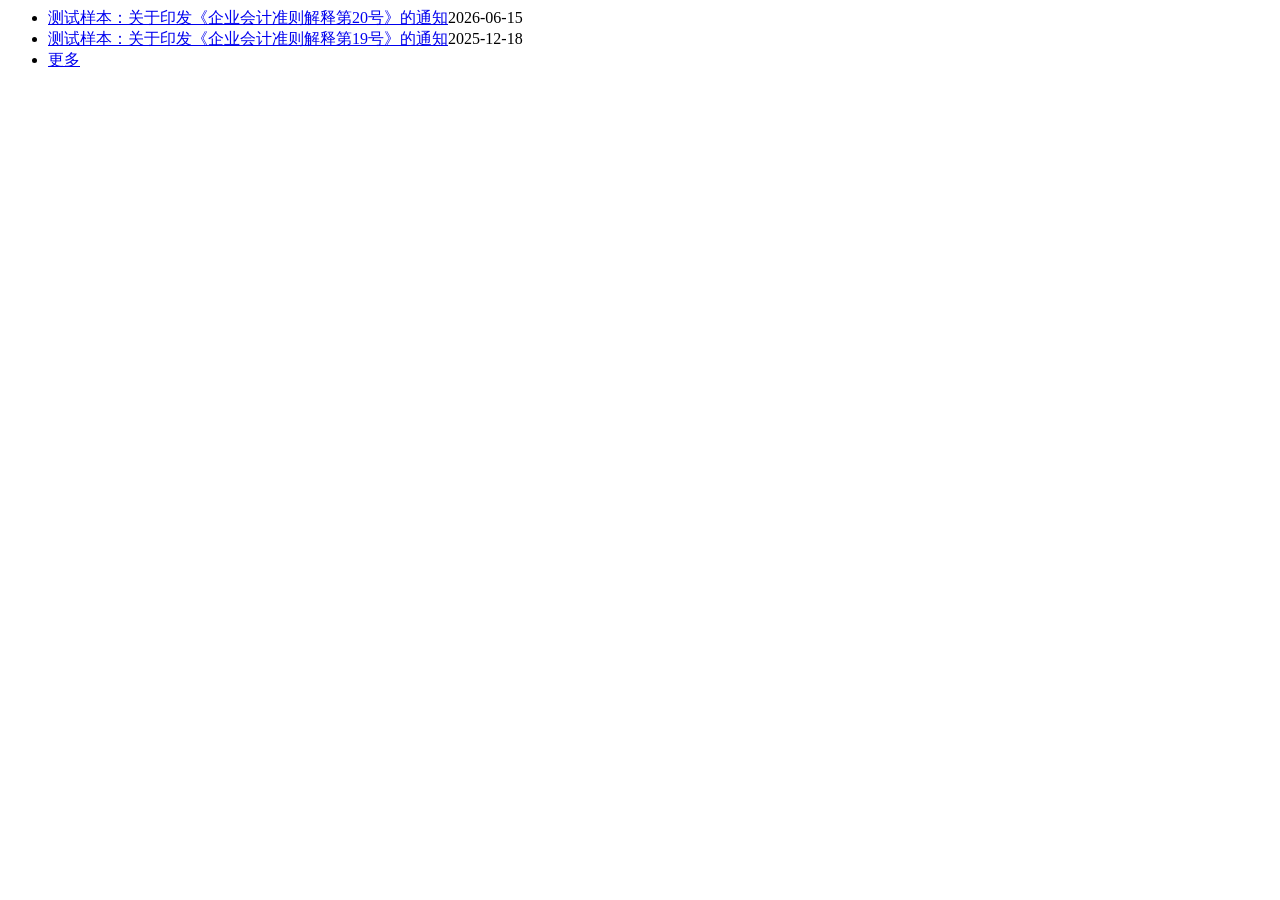
<file: tests/desk/fixtures/gov_mof.html>
<html><body><ul class="liBox">
<li><a href="./202606/t20260615_3991686.htm" title="测试样本：关于印发《企业会计准则解释第20号》的通知">测试样本：关于印发《企业会计准则解释第20号》的通知</a><span>2026-06-15</span></li>
<li><a href="./202512/t20251218_3979556.htm">测试样本：关于印发《企业会计准则解释第19号》的通知</a><span>2025-12-18</span></li>
<li><a href="../more/">更多</a></li></ul></body></html>
</file>
<file: assets/site.css>
/* ============================================================
   全站共享：配色、字体、顶部导航
   设计：深海军蓝 + 白底高对比，电光蓝做强调；方角、细线分隔、留白多。
   标题用高对比衬线体，正文用无衬线体。只用系统字体，不加载境外字体服务。
   各栏目的样式表（assets/style.css、markets/assets/style.css、ai/assets/style.css）
   都引用这里的 --c-* 变量，改配色只需要改这一个文件。
   ============================================================ */

:root {
  --c-navy: #051C2C;
  --c-navy-2: #0B2B44;
  --c-blue: #2251FF;
  --c-cyan: #00A9F4;
  --c-bg: #FFFFFF;
  --c-tint: #F5F6F8;
  --c-ink: #051C2C;
  --c-ink-2: #33424F;
  --c-muted: #5B6670;
  --c-line: #DFE3E8;
  --c-line-2: #ECEFF2;
  --c-line-strong: #B4BCC5;
  --c-link: #2251FF;
  --c-warn: #A65A00;
  --c-warn-soft: #FFF3E3;
  --c-on-navy: #FFFFFF;
  --c-on-navy-2: #A9B6C2;
  --c-hover: rgba(5, 28, 44, 0.045);

  --f-serif: "Bodoni 72", "Bodoni MT", Didot, Georgia, "Songti SC", "STSong", "Noto Serif SC", "Source Han Serif SC",
             "Source Han Serif CN", "PingFang SC", "Microsoft YaHei", serif;
  --f-sans: "Helvetica Neue", Helvetica, Arial, -apple-system, BlinkMacSystemFont, "Segoe UI", "PingFang SC",
            "Hiragino Sans GB", "Microsoft YaHei", "Noto Sans SC", sans-serif;
  --top-h: 64px;
  color-scheme: light;
}
@media (prefers-color-scheme: dark) {
  :root:not([data-theme="light"]) {
    --c-navy: #020F18; --c-navy-2: #0A2638; --c-bg: #051C2C; --c-tint: #0A2638; --c-ink: #FFFFFF; --c-ink-2: #D3DCE4;
    --c-muted: #A3B1BE; --c-line: #1D3A50; --c-line-2: #13304A; --c-line-strong: #335572; --c-link: #00A9F4;
    --c-warn: #F2A64A; --c-warn-soft: #2B2414; --c-hover: rgba(255, 255, 255, 0.05);
    color-scheme: dark;
  }
}
:root[data-theme="dark"] {
  --c-navy: #020F18; --c-navy-2: #0A2638; --c-bg: #051C2C; --c-tint: #0A2638; --c-ink: #FFFFFF; --c-ink-2: #D3DCE4;
  --c-muted: #A3B1BE; --c-line: #1D3A50; --c-line-2: #13304A; --c-line-strong: #335572; --c-link: #00A9F4;
  --c-warn: #F2A64A; --c-warn-soft: #2B2414; --c-hover: rgba(255, 255, 255, 0.05);
  color-scheme: dark;
}

/* ---------- 顶部导航（由 assets/site.js 生成） ---------- */
.site-top {
  position: sticky; top: 0; z-index: 40;
  background: var(--c-bg); color: var(--c-ink);
  border-bottom: 1px solid var(--c-line);
  font-family: var(--f-sans);
}
.site-top-inner {
  display: flex; align-items: stretch; gap: 36px;
  max-width: 1240px; margin: 0 auto; padding: 0 40px; height: var(--top-h);
}
.site-brand {
  display: flex; align-items: center; flex-shrink: 0;
  font: 400 22px/1 var(--f-serif); letter-spacing: 0.06em;
  color: var(--c-ink) !important; text-decoration: none !important;
}
.site-top .nav { display: flex; gap: 26px; flex: 1; overflow-x: auto; scrollbar-width: none; }
.site-top .nav::-webkit-scrollbar { display: none; }
.site-top .nav a {
  display: flex; align-items: center; white-space: nowrap;
  font-size: 15px; color: var(--c-muted) !important; text-decoration: none !important;
  border-bottom: 3px solid transparent; padding-top: 3px; opacity: 1; background: none; border-radius: 0;
}
.site-top .nav a:hover { color: var(--c-ink) !important; }
.site-top .nav a[aria-current="page"] { color: var(--c-ink) !important; font-weight: 700; border-bottom-color: var(--c-blue); }
.site-theme {
  align-self: center; flex-shrink: 0; width: 34px; height: 34px; padding: 0;
  display: grid; place-items: center; cursor: pointer;
  border: 1px solid var(--c-line-strong); border-radius: 0; background: transparent; color: var(--c-ink);
}
.site-theme:hover { border-color: var(--c-ink); }
.site-top a:focus-visible, .site-theme:focus-visible { outline: 2px solid var(--c-cyan); outline-offset: 2px; }

@media (max-width: 860px) {
  :root { --top-h: 0px; }
  .site-top { position: static; }
  .site-top-inner { height: auto; flex-wrap: wrap; gap: 0 12px; padding: 0 16px; }
  .site-brand { padding: 14px 0 6px; font-size: 20px; }
  .site-theme { margin-left: auto; margin-top: 6px; }
  .site-top .nav { order: 3; flex-basis: 100%; gap: 22px; margin: 0 -16px; padding: 0 16px; }
  .site-top .nav a { padding: 10px 0 8px; font-size: 14.5px; }
}
@media print { .site-top { display: none; } }
</file>
<file: assets/style.css>
/* ============================================================
   星图智策（首页、资讯、工具、知识库、公司财报）— 样式
   配色和字体来自 assets/site.css 的 --c-* 变量（深海军蓝 + 白底，电光蓝强调）。
   标志元素是“账簿式结果块”：结果逐行对齐，最终数字下方画会计的双划线。
   图表色取自经过色盲校验的三色方案（蓝、橙、青绿），只用于数据。
   ============================================================ */

:root {
  --paper: var(--c-bg);
  --panel: var(--c-bg);
  --ink: var(--c-ink);
  --ink-2: var(--c-ink-2);
  --muted: var(--c-muted);
  --rule: var(--c-line);
  --rule-2: var(--c-line-2);
  --brand: var(--c-navy);
  --brand-2: var(--c-link);
  --brand-ink: var(--c-on-navy);
  --brand-soft: var(--c-tint);
  --accent: var(--c-warn);
  --accent-soft: var(--c-warn-soft);
  --focus: var(--c-cyan);
  --hover: var(--c-hover);
  --series-1: #2251FF;
  --series-2: #EB6834;
  --series-3: #12A07A;
  --series-2-soft: #F4B195;
  --grid: var(--c-line-2);
  --serif: var(--f-serif);
  --sans: var(--f-sans);
  --w: 1240px;
}
@media (prefers-color-scheme: dark) {
  :root:not([data-theme="light"]) { --series-1: #5C82FF; --series-2: #E0703F; --series-3: #2BB88E; --series-2-soft: #7A4630; }
}
:root[data-theme="dark"] { --series-1: #5C82FF; --series-2: #E0703F; --series-3: #2BB88E; --series-2-soft: #7A4630; }

*, *::before, *::after { box-sizing: border-box; }
html { -webkit-text-size-adjust: 100%; scroll-padding-top: calc(var(--top-h) + 16px); }
body { margin: 0; background: var(--paper); color: var(--ink); font: 16px/1.65 var(--sans); -webkit-font-smoothing: antialiased; }
a { color: var(--c-link); text-underline-offset: 3px; }
button, input, select { font: inherit; color: inherit; }
:focus-visible { outline: 2px solid var(--focus); outline-offset: 2px; }
h1, h2 { font-family: var(--serif); font-weight: 400; letter-spacing: -0.005em; }
h3 { font-family: var(--sans); font-weight: 700; }
.wrap { width: 100%; max-width: var(--w); margin: 0 auto; padding: 0 40px; }
.muted { color: var(--muted); }
.pad { padding: 24px 0; }
.skip { position: absolute; left: -999px; top: 8px; background: var(--ink); color: var(--paper); padding: 6px 12px; z-index: 20; }
.skip:focus { left: 8px; }
main { min-height: 60vh; outline: none; }
.num, td.num, th.num, .ledger dd, .kpi b, .tick, .cell { font-variant-numeric: tabular-nums; }

/* ---------- 通用页面头 ---------- */
.page-head { padding: 44px 0 22px; }
.page-head h1 { margin: 0; font-size: clamp(30px, 4vw, 46px); line-height: 1.15; }
.page-head .lead { margin: 10px 0 0; color: var(--ink-2); max-width: 46em; }
.page-head .en { margin: 4px 0 0; color: var(--muted); font-size: 14px; }
.head-actions { display: flex; flex-wrap: wrap; gap: 8px; margin-top: 14px; }
.crumbs { display: flex; gap: 8px; padding-top: 22px; font-size: 13.5px; color: var(--muted); }
.crumbs a { color: var(--muted) !important; text-decoration: none; }
.crumbs a:hover { color: var(--ink) !important; text-decoration: underline; }
.crumbs > * + *::before { content: "/"; margin-right: 8px; color: var(--rule); }
.btn { display: inline-flex; align-items: center; gap: 6px; height: 42px; padding: 0 22px; border-radius: 0; border: 1px solid var(--c-blue);
  background: var(--c-blue); color: #fff !important; text-decoration: none; cursor: pointer; font-size: 15px; font-weight: 700; }
.btn:hover { background: var(--c-navy); border-color: var(--c-navy); }
.btn.ghost { background: transparent; color: var(--ink) !important; border-color: var(--ink); }
.btn.ghost:hover { background: var(--ink); color: var(--paper) !important; }
.btn.small { height: 32px; padding: 0 12px; font-size: 13.5px; }
.btn-link { font-weight: 500; }
.linklike { border: 0; background: none; padding: 0; color: inherit; cursor: pointer; text-align: left; }
.linklike:hover { text-decoration: underline; }
.note { font-size: 13px; color: var(--muted); max-width: 60em; }
.empty { color: var(--muted); padding: 40px 0; text-align: center; }
.notice { padding: 60px 0; }
.alert { padding: 10px 14px; border-left: 3px solid var(--accent); background: var(--accent-soft); color: var(--ink); font-size: 14px; margin: 0 0 14px; }

/* ---------- 首页 ---------- */
.hero { background: var(--c-navy); color: var(--c-on-navy); }
.hero .wrap:first-child { padding-top: 64px; padding-bottom: 8px; }
.hero-date { margin: 0 0 14px; color: var(--c-on-navy-2); font-size: 15px; }
.hero h1 { margin: 0; font-size: clamp(38px, 6vw, 72px); line-height: 1.08; letter-spacing: -0.015em; max-width: 14em; }
.hero .lead { margin: 22px 0 0; font-size: 17px; color: var(--c-on-navy-2); max-width: 38em; }
.hero-search { position: relative; margin-top: 32px; max-width: 640px; }
.hero-search input { width: 100%; height: 54px; padding: 0 4px; border: 0; border-bottom: 1px solid var(--c-on-navy-2); border-radius: 0;
  background: transparent; color: var(--c-on-navy); font-size: 17px; }
.hero-search input::placeholder { color: var(--c-on-navy-2); }
.hero-search input:focus { outline: none; border-bottom: 2px solid var(--c-cyan); }
.search-results { position: absolute; z-index: 10; left: 0; right: 0; top: 60px; margin: 0; padding: 6px 0; list-style: none; background: var(--paper);
  border: 1px solid var(--rule); box-shadow: 0 16px 40px rgba(5, 28, 44, .22); max-height: 420px; overflow: auto; color: var(--ink); }
.search-results a { display: grid; grid-template-columns: 44px 1fr; gap: 0 10px; padding: 9px 16px; text-decoration: none; color: var(--ink) !important; }
.search-results a:hover, .search-results a:focus { background: var(--hover); }
.search-results .k { grid-row: span 2; font-size: 12px; color: var(--c-link); font-weight: 700; padding-top: 3px; }
.search-results .d { font-size: 13px; color: var(--muted); white-space: nowrap; overflow: hidden; text-overflow: ellipsis; }
.empty-row { padding: 10px 16px; color: var(--muted); font-size: 14px; }

/* 首屏底部的行情带：整页唯一的“重点”，其余保持安静 */
.ticker-wrap { padding-top: 48px; }
.ticker { list-style: none; margin: 0; padding: 0; display: grid; grid-template-columns: repeat(auto-fit, minmax(140px, 1fr));
  border-top: 1px solid rgba(255, 255, 255, .2); }
.ticker li + li { border-left: 1px solid rgba(255, 255, 255, .12); }
.ticker a { display: flex; flex-direction: column; gap: 2px; padding: 16px 16px 22px; color: var(--c-on-navy) !important; text-decoration: none;
  border-top: 3px solid transparent; margin-top: -2px; }
.ticker li:first-child a { padding-left: 0; }
.ticker a:hover { border-top-color: var(--c-cyan); }
.q-name { font-size: 13.5px; color: var(--c-on-navy-2); white-space: nowrap; }
.q-last { font: 400 26px/1.15 var(--serif); font-variant-numeric: lining-nums tabular-nums; white-space: nowrap; }
.q-chg { font-size: 14px; font-weight: 700; font-variant-numeric: tabular-nums; }
.q-chg.red { color: #FF7A6E; }
.q-chg.green { color: #45D08F; }
.q-chg.flat { color: var(--c-on-navy-2); }
.ticker-empty { margin: 0; padding: 18px 0 26px; border-top: 1px solid rgba(255, 255, 255, .2); color: var(--c-on-navy-2); font-size: 14px; }

.home-cols { display: grid; grid-template-columns: repeat(3, minmax(0, 1fr)); gap: 48px; padding-top: 56px; padding-bottom: 8px; }
.home-cols.second { padding-top: 48px; padding-bottom: 56px; }
.sec-head { display: flex; justify-content: space-between; align-items: baseline; gap: 12px; border-top: 1px solid var(--ink); padding-top: 14px; margin-bottom: 6px; }
.sec-head h2 { margin: 0; font-size: 26px; line-height: 1.2; }
.sec-head h2 a { color: var(--ink) !important; text-decoration: none; }
.sec-head h2 a:hover { color: var(--c-link) !important; }
.sec-head .more-link { font-size: 14px; font-weight: 700; white-space: nowrap; text-decoration: none; }
.sec-head .more-link:hover { text-decoration: underline; }
.tool-list, .kb-mini, .news-mini, .flash-mini { list-style: none; margin: 0; padding: 0; }
.tool-list li, .kb-mini li { border-bottom: 1px solid var(--rule-2); }
.tool-list a, .kb-mini a { display: block; padding: 13px 0; text-decoration: none; color: var(--ink) !important; }
.tool-list a:hover b, .kb-mini a:hover b { color: var(--c-link); }
.tool-list b, .kb-mini b { display: block; font-weight: 700; }
.tool-list span, .kb-mini span { display: block; font-size: 14px; color: var(--muted); line-height: 1.55; margin-top: 3px; }
.tool-list .en { font-size: 12.5px; margin: 0; }
.news-mini li { padding: 12px 0; border-bottom: 1px solid var(--rule-2); }
.news-mini a { color: var(--ink) !important; text-decoration: none; font-family: var(--serif); font-size: 17px; line-height: 1.45; }
.news-mini a:hover { color: var(--c-link) !important; }
.news-mini .meta { display: block; font-size: 13px; color: var(--muted); margin-top: 4px; }
.flash-mini li { display: grid; grid-template-columns: 48px 1fr; gap: 10px; padding: 11px 0; border-bottom: 1px solid var(--rule-2); }
.flash-mini time { font-size: 13px; color: var(--muted); font-variant-numeric: tabular-nums; padding-top: 2px; }
.flash-mini a, .flash-mini .t { color: var(--ink) !important; text-decoration: none; font-size: 15px; line-height: 1.5; }
.flash-mini a:hover { color: var(--c-link) !important; }
.flash-mini .meta { display: block; font-size: 12.5px; color: var(--muted); margin-top: 2px; }
.flash-mini li.imp a, .flash-mini li.imp .t { font-weight: 700; }
.flash-mini li.imp time { color: var(--c-link); font-weight: 700; }
.topic-line { display: flex; flex-wrap: wrap; gap: 2px 14px; margin: 14px 0 0; font-size: 13.5px; color: var(--muted); line-height: 1.8; }
.topic-line a { white-space: nowrap; text-decoration: none; font-weight: 700; }
.topic-line a:hover { text-decoration: underline; }
.co-block { padding-top: 6px; }
.co-block p { margin: 10px 0; color: var(--ink-2); }
.co-block .co-mine { margin-top: 26px; padding-top: 18px; border-top: 1px solid var(--rule-2); }

/* ---------- 筛选控件 ---------- */
.filters { display: flex; flex-direction: column; gap: 14px; padding-bottom: 18px; border-bottom: 1px solid var(--ink); margin-bottom: 8px; }
.filters.inline { flex-direction: row; flex-wrap: wrap; align-items: center; }
.search-box input { width: 100%; max-width: 520px; height: 44px; padding: 0 2px; border: 0; border-bottom: 1px solid var(--ink); border-radius: 0; background: transparent; }
.search-box input:focus { outline: none; border-bottom: 2px solid var(--c-blue); }
.filters.inline .search-box { flex: 1 1 240px; }
.chips { display: flex; flex-wrap: wrap; gap: 6px; }
.chip-row { display: flex; flex-wrap: wrap; gap: 6px 20px; }
.chip { height: 34px; padding: 0 14px; border: 1px solid var(--rule); border-radius: 0; background: transparent; cursor: pointer; font-size: 14px; color: var(--ink-2); }
.chip:hover { border-color: var(--ink); color: var(--ink); }
.chip[aria-checked="true"] { background: var(--ink); border-color: var(--ink); color: var(--paper); font-weight: 700; }
.select select { height: 40px; padding: 0 30px 0 12px; border: 1px solid var(--rule); border-radius: 0; background: var(--panel); -webkit-appearance: none; appearance: none;
  background-image: url("data:image/svg+xml,%3Csvg xmlns='http://www.w3.org/2000/svg' width='10' height='6'%3E%3Cpath d='M1 1l4 4 4-4' stroke='%23889' fill='none' stroke-width='1.4'/%3E%3C/svg%3E");
  background-repeat: no-repeat; background-position: right 11px center; cursor: pointer; }
.count { color: var(--muted); font-size: 13px; margin: 10px 0 0; }

/* ---------- 资讯 ---------- */
.day { position: sticky; top: var(--top-h); z-index: 2; margin: 28px 0 0; padding: 10px 0 8px; font: 400 22px/1.2 var(--serif); color: var(--ink); background: var(--paper); border-bottom: 1px solid var(--ink); }
.news-item { padding: 18px 0; border-bottom: 1px solid var(--rule-2); max-width: 860px; }
.news-item h3 { margin: 0; font: 400 20px/1.4 var(--serif); }
.news-item h3 a { color: var(--ink) !important; text-decoration: none; }
.news-item h3 a:hover { color: var(--c-link) !important; }
.news-item > p { margin: 5px 0 0; color: var(--ink-2); font-size: 14.5px; display: -webkit-box; -webkit-line-clamp: 2; -webkit-box-orient: vertical; overflow: hidden; }
.news-item .meta { display: flex; flex-wrap: wrap; gap: 4px 12px; font-size: 12.5px; color: var(--muted); margin-top: 6px; }
.news-item .src { color: var(--ink-2); font-weight: 500; }
.tag { color: var(--c-link); font-weight: 700; }
.more { text-align: center; padding: 20px 0; }

/* ---------- 工具 ---------- */
.tool-group { margin-top: 26px; }
.tool-group { margin-top: 40px; }
.tool-group h2 { font-size: 26px; margin: 0 0 4px; border-top: 1px solid var(--ink); padding-top: 14px; }
.link-groups { display: grid; grid-template-columns: repeat(4, minmax(0, 1fr)); gap: 32px; padding-top: 10px; }
.link-groups h3 { font-size: 15px; margin: 6px 0 4px; }
.link-groups ul { list-style: none; margin: 0; padding: 0; }
.link-groups li { padding: 9px 0; border-bottom: 1px solid var(--rule-2); }
.link-groups a { font-weight: 700; text-decoration: none; }
.link-groups a:hover { text-decoration: underline; }
.link-groups span { display: block; font-size: 13px; color: var(--muted); }
.tool-list.wide { display: grid; grid-template-columns: repeat(2, minmax(0, 1fr)); column-gap: 40px; }
.tool-layout { display: grid; grid-template-columns: minmax(300px, 380px) minmax(0, 1fr); gap: 40px; align-items: start; padding-bottom: 40px; }
.tool-inputs { position: sticky; top: calc(var(--top-h) + 16px); background: var(--c-tint); border: 0; border-top: 4px solid var(--c-blue); padding: 20px 22px 10px; max-height: calc(100vh - var(--top-h) - 32px); overflow: auto; }
.tool-layout.wide { grid-template-columns: 1fr; }
.tool-layout.wide .tool-inputs { position: static; max-height: none; }
.tool-layout.mine .tool-inputs { position: static; max-height: none; padding: 6px 10px; }
.field { margin-bottom: 14px; }
.field > label, .field > .label { display: block; font-size: 13.5px; font-weight: 600; color: var(--ink-2); margin-bottom: 5px; }
.input { position: relative; display: flex; }
.input input, .input select { width: 100%; height: 40px; padding: 0 11px; border: 1px solid var(--c-line-strong); border-radius: 0; background: var(--paper); text-align: right; font-variant-numeric: tabular-nums; }
.input select { text-align: left; }
.input input:focus, .input select:focus, .cell:focus { border-color: var(--c-blue); outline: none; box-shadow: inset 0 -2px 0 var(--c-blue); }
.input.has-unit input { padding-right: 34px; }
.unit { position: absolute; right: 11px; top: 50%; transform: translateY(-50%); color: var(--muted); font-size: 13px; pointer-events: none; }
.hint { margin: 5px 0 0; font-size: 12.5px; color: var(--muted); line-height: 1.5; }
.pair { display: grid; grid-template-columns: 1fr 1fr; gap: 0 12px; }
.trio { display: grid; grid-template-columns: repeat(3, 1fr); gap: 0 10px; }
.trio .field > label { font-size: 12.5px; }
.sub-h { font: 600 13px var(--sans); color: var(--muted); margin: 18px 0 10px; padding-top: 12px; border-top: 1px dashed var(--rule); }
.rows { display: flex; flex-direction: column; gap: 6px; margin: 6px 0 8px; }
.row-line { display: grid; grid-template-columns: 110px 1fr 28px; gap: 8px; align-items: center; }
.row-line.three { grid-template-columns: 1.3fr 0.8fr 1fr 28px; }
.row-line.head { grid-template-columns: 1.3fr 0.8fr 1fr 28px; font-size: 12px; color: var(--muted); margin-top: 4px; }
.offer .row-line.head, .offer .row-line.three { grid-template-columns: 1.3fr 0.7fr 1fr 28px; }
.row-k { font-size: 13.5px; color: var(--ink-2); }
.cell { width: 100%; height: 34px; padding: 0 9px; border: 1px solid var(--rule); border-radius: 0; background: var(--paper); text-align: right; }
.cell.text { text-align: left; }
.icon-btn { width: 28px; height: 28px; border: 0; border-radius: 50%; background: transparent; color: var(--muted); cursor: pointer; font-size: 18px; line-height: 1; }
.icon-btn:hover { background: var(--hover); color: var(--ink); }
.icon-gap { width: 28px; }
.add-btn { border: 1px dashed var(--rule); background: transparent; border-radius: 0; padding: 6px 12px; font-size: 13.5px; color: var(--ink-2); cursor: pointer; margin: 4px 0 12px; }
.add-btn:hover { border-color: var(--brand-2); color: var(--ink); }
.btn-row { display: flex; gap: 8px; flex-wrap: wrap; }
.offer { border: 1px solid var(--rule-2); border-radius: 0; padding: 10px 12px 2px; margin: 0 0 12px; }
.offer legend { display: flex; align-items: center; gap: 6px; padding: 0 4px; }
.offer legend .cell { width: 150px; font-weight: 600; }
.results { min-height: 200px; display: flex; flex-direction: column; gap: 22px; }
.related { margin-top: 30px; padding-top: 14px; border-top: 1px solid var(--rule); }
.related h3 { font: 600 14px var(--sans); color: var(--muted); margin: 0 0 6px; }
.related ul { margin: 0; padding-left: 18px; }

/* ---------- 账簿式结果块 ---------- */
.ledger { background: var(--panel); border: 0; border-top: 1px solid var(--ink); padding: 14px 0 18px; }
.ledger h3 { margin: 0 0 8px; font-size: 15px; color: var(--muted); font-family: var(--sans); font-weight: 600; }
.ledger dl { margin: 0; }
.lrow { display: flex; justify-content: space-between; align-items: baseline; gap: 16px; padding: 7px 0; border-bottom: 1px dotted var(--rule); }
.lrow dt { color: var(--ink-2); }
.lrow dd { margin: 0; font-size: 17px; font-weight: 600; text-align: right; white-space: nowrap; }
.lrow.sub dt { padding-left: 14px; color: var(--muted); font-size: 14px; }
.lrow.sub dd { font-size: 15px; font-weight: 500; color: var(--ink-2); }
.lrow.total { border-bottom: 0; border-top: 1px solid var(--ink); margin-top: 6px; padding-top: 10px; }
.lrow.total dt { color: var(--ink); font-weight: 600; }
.lrow.total dd { font: 400 30px/1.15 var(--serif); font-variant-numeric: lining-nums tabular-nums; color: var(--c-link); padding-bottom: 3px; border-bottom: 3px double var(--ink); }
.lrow.total + .lrow { margin-top: 8px; }
.lrow.warn dd { color: var(--accent); }
.lrow.warn dd::before { content: "! "; font-weight: 700; }
.lnote { margin: 4px 0 6px; font-size: 12.5px; color: var(--muted); }
.readout { padding: 2px 0 0 18px; border-left: 3px solid var(--c-blue); }
.readout h3 { margin: 0 0 4px; font: 600 14px var(--sans); color: var(--muted); }
.readout p { margin: 4px 0; max-width: 44em; }
.readout p:empty { display: none; }

/* ---------- 图表 ---------- */
.chart { margin: 0; background: var(--panel); border: 0; border-top: 1px solid var(--rule); padding: 14px 0 8px; }
.chart figcaption { font: 600 14px var(--sans); color: var(--ink-2); margin-bottom: 4px; }
.chart svg { display: block; width: 100%; height: auto; overflow: visible; }
.chart .grid { stroke: var(--grid); stroke-width: 1; }
.chart .axis0 { stroke: var(--muted); stroke-width: 1; }
.chart .tick { fill: var(--muted); font-size: 11.5px; }
.chart .line { fill: none; stroke-width: 2; stroke-linejoin: round; stroke-linecap: round; }
.chart .dot { stroke: var(--panel); stroke-width: 2; }
.chart .bar { transition: opacity .15s; }
.chart .cross { stroke: var(--muted); stroke-width: 1; }
.chart .marker { stroke: var(--ink-2); stroke-width: 1; stroke-dasharray: 3 3; }
.chart .marker-t { fill: var(--ink-2); font-size: 11.5px; }
.legend { display: flex; flex-wrap: wrap; gap: 4px 16px; font-size: 12.5px; color: var(--ink-2); margin-bottom: 6px; }
.legend span { display: inline-flex; align-items: center; gap: 6px; }
.legend i.box { width: 10px; height: 10px; border-radius: 0; }
.legend i.line { width: 14px; height: 2px; border-radius: 0; }
.tip { position: fixed; z-index: 50; display: none; pointer-events: none; background: var(--panel); border: 1px solid var(--rule); border-radius: 0;
  padding: 8px 10px; box-shadow: 0 8px 24px rgba(0, 0, 0, .14); font-size: 12.5px; min-width: 120px; }
.tip-t { color: var(--muted); margin-bottom: 4px; }
.tip-r { display: flex; align-items: center; gap: 7px; }
.tip-r i { width: 12px; height: 2px; border-radius: 0; }
.tip-r b { font-variant-numeric: tabular-nums; }
.tip-r span { color: var(--muted); }
.two-col { display: grid; grid-template-columns: 1fr 1fr; gap: 20px; margin-top: 20px; }

/* ---------- 表格 ---------- */
.table-wrap { overflow-x: auto; -webkit-overflow-scrolling: touch; }
table.data { width: 100%; border-collapse: collapse; font-size: 14px; }
table.data th, table.data td { padding: 8px 10px; border-bottom: 1px solid var(--rule-2); text-align: left; white-space: nowrap; }
table.data thead th { font-size: 12.5px; color: var(--muted); font-weight: 700; border-bottom: 1px solid var(--ink); }
table.data .num { text-align: right; }
table.data tbody th { font-weight: 500; color: var(--ink-2); }
table.data tr.em th, table.data tr.em td { font-weight: 600; color: var(--ink); }
table.data td.best { color: var(--c-link); font-weight: 700; }
table.data tr.group th { padding-top: 16px; font: 600 13px var(--sans); color: var(--muted); border-bottom: 1px solid var(--rule); }
table.data .med { color: var(--muted); background: var(--hover); }
table.data.small { font-size: 13px; }
table.data tr.neg td { color: var(--accent); }
.companies td .code { display: block; font-size: 12px; color: var(--muted); }
.companies td a { color: var(--ink) !important; text-decoration: none; }
.companies td a:hover { text-decoration: underline; }
.sort { border: 0; background: none; padding: 0; font: inherit; color: inherit; cursor: pointer; }
.sort[aria-sort="descending"] { color: var(--ink); }
.sort[aria-sort="descending"]::after { content: " ↓"; }
.stale { margin-left: 6px; font-size: 11px; padding: 0 5px; border: 1px solid var(--rule); border-radius: 0; color: var(--muted); }
.stale-note { display: block; color: var(--accent); font-size: 13.5px; margin-top: 4px; }
.watch-n { display: inline-grid; place-items: center; min-width: 22px; height: 22px; padding: 0 6px; border-radius: 0; background: var(--accent-soft); color: var(--accent); font-weight: 600; font-size: 12.5px; }
.more-table summary { cursor: pointer; color: var(--ink-2); font-size: 14px; }
table.grid { border-collapse: collapse; }
table.grid th, table.grid td { padding: 4px; }
table.grid thead th { font-size: 12.5px; color: var(--muted); font-weight: 600; text-align: left; }
table.grid thead th .cell { font-weight: 600; min-width: 90px; }
table.grid tbody th { white-space: nowrap; }
table.grid tbody th .cell { min-width: 110px; }
table.grid td .cell { min-width: 64px; }
table.grid th > .icon-btn { vertical-align: middle; }
table.grid thead th, table.grid tbody th { display: table-cell; }
.mine-grid { width: 100%; }
.mine-grid tbody th { font-weight: 500; font-size: 14px; color: var(--ink-2); text-align: left; }
.mine-grid tr.group th { padding-top: 12px; font-size: 12.5px; color: var(--muted); }
.mine-grid td .cell { min-width: 90px; }

/* 决策矩阵排名 */
.rank { list-style: none; margin: 0; padding: 0; counter-reset: r; }
.rank li { display: grid; grid-template-columns: 120px 1fr 56px; gap: 12px; align-items: center; padding: 8px 0; border-bottom: 1px dotted var(--rule); counter-increment: r; }
.rank .rank-n { font-weight: 600; white-space: nowrap; overflow: hidden; text-overflow: ellipsis; }
.rank .rank-n::before { content: counter(r) "  "; color: var(--muted); font-weight: 400; }
.rank .rank-bar { height: 10px; background: var(--rule-2); border-radius: 0; overflow: hidden; }
.rank .rank-bar i { display: block; height: 100%; background: var(--series-1); border-radius: 0 4px 4px 0; }
.rank b { text-align: right; font-variant-numeric: tabular-nums; }

/* ---------- 杜邦树 ---------- */
.dtree { background: var(--c-tint); border: 0; padding: 24px 20px; text-align: center; }
.dnode { display: inline-flex; flex-direction: column; align-items: center; gap: 2px; padding: 10px 16px; border: 1px solid var(--rule); border-radius: 0; background: var(--paper); min-width: 150px; }
.dtop .dnode { border: 1.5px solid var(--ink); }
.dtop .dnode b { font: 400 30px/1.15 var(--serif); color: var(--c-link); }
.dnode .dl { font-size: 13px; color: var(--muted); }
.dnode b { font-size: 20px; font-variant-numeric: tabular-nums; }
.dnode .dm { font-size: 12px; color: var(--muted); }
.dops { height: 26px; position: relative; }
.dops::before { content: ""; position: absolute; left: 50%; top: 0; height: 13px; border-left: 1px solid var(--rule); }
.dops::after { content: ""; position: absolute; left: 16%; right: 16%; top: 13px; height: 13px; border: 1px solid var(--rule); border-bottom: 0; }
.dops span { display: none; }
.dbot { display: flex; justify-content: center; align-items: center; gap: 10px; flex-wrap: wrap; }
.dx { color: var(--muted); font-size: 18px; }
.dfoot { margin: 14px 0 0; font-size: 13px; color: var(--muted); }
.dupont-sec, .obs { margin-top: 30px; }

/* ---------- 公司详情 ---------- */
.co-meta { font-size: 14.5px; }
.kpis { display: grid; grid-template-columns: repeat(6, minmax(0, 1fr)); border: 0; border-top: 1px solid var(--ink); border-bottom: 1px solid var(--rule); background: var(--panel); }
.kpi { padding: 14px 16px; border-right: 1px solid var(--rule-2); display: flex; flex-direction: column; gap: 2px; min-width: 0; }
.kpi:last-child { border-right: 0; }
.kpi .k { font-size: 12.5px; color: var(--muted); }
.kpi b { font: 400 26px/1.25 var(--serif); font-variant-numeric: lining-nums tabular-nums; white-space: nowrap; overflow: hidden; text-overflow: ellipsis; }
.kpi .d { font-size: 12px; color: var(--muted); }
.obs h2, .dupont-sec h2, main section > h2 { font-size: 20px; margin: 30px 0 12px; }
.obs ul { list-style: none; margin: 0; padding: 0; }
.obs li { padding: 9px 12px 9px 34px; position: relative; border-bottom: 1px solid var(--rule-2); max-width: 60em; }
.obs li::before { position: absolute; left: 8px; top: 9px; width: 18px; height: 18px; border-radius: 50%; display: grid; place-items: center; font-size: 12px; font-weight: 700; }
.obs li.watch::before { content: "!"; background: var(--accent-soft); color: var(--accent); }
.obs li.info::before { content: "i"; background: var(--brand-soft); color: var(--c-link); font-family: Georgia, serif; }
.peer-list { list-style: none; padding: 0; margin: 0; display: grid; grid-template-columns: repeat(auto-fill, minmax(240px, 1fr)); gap: 0 24px; }
.peer-list li { padding: 8px 0; border-bottom: 1px solid var(--rule-2); display: flex; flex-direction: column; }
.peer-list span { font-size: 12.5px; color: var(--muted); }

/* ---------- 知识库 ---------- */
.kb-cat { margin-top: 28px; }
.kb-cat { margin-top: 40px; }
.kb-cat h2 { font-size: 26px; margin: 0; padding-top: 14px; border-top: 1px solid var(--ink); }
.kb-list { list-style: none; margin: 0; padding: 0; display: grid; grid-template-columns: repeat(2, minmax(0, 1fr)); column-gap: 40px; }
.kb-list li { border-bottom: 1px solid var(--rule-2); }
.kb-list a { display: block; padding: 12px 0; text-decoration: none; color: var(--ink) !important; }
.kb-list a:hover b { text-decoration: underline; text-underline-offset: 3px; }
.kb-list b { font-family: var(--serif); font-weight: 400; font-size: 19px; }
.kb-list .en { margin-left: 8px; font-size: 12.5px; color: var(--muted); }
.kb-list span:last-child { display: block; font-size: 13.5px; color: var(--muted); margin-top: 3px; line-height: 1.55; }
.article-wrap { max-width: 860px; }
.article .page-head { padding-bottom: 8px; border-bottom: 1px solid var(--rule); margin-bottom: 8px; }
.article .lead { font-size: 16.5px; }
.toc { margin: 14px 0 6px; font-size: 14px; }
.toc ol { margin: 0; padding: 0; list-style: none; display: flex; flex-wrap: wrap; gap: 4px 18px; counter-reset: t; }
.toc li { counter-increment: t; }
.toc li::before { content: counter(t) ". "; color: var(--muted); }
.toc .linklike { color: var(--ink-2); }
.prose { font-size: 16.5px; line-height: 1.9; max-width: 40em; color: var(--ink); }
.prose h2 { font-size: 26px; margin: 2em 0 .5em; line-height: 1.3; }
.prose h3 { font-size: 17.5px; margin: 1.6em 0 .4em; }
.prose p, .prose ul, .prose ol { margin: .7em 0; }
.prose li { margin: .3em 0; }
.prose li > ul, .prose li > ol { margin: .2em 0; }
.prose strong { font-weight: 700; }
.prose blockquote { margin: 1em 0; padding: 4px 0 4px 18px; border-left: 3px solid var(--c-blue); color: var(--ink-2); }
.prose table { border-collapse: collapse; font-family: var(--sans); font-size: 14px; line-height: 1.55; margin: 1em 0; min-width: 100%; }
.prose th, .prose td { border-bottom: 1px solid var(--rule); padding: 8px 10px; text-align: left; vertical-align: top; }
.prose thead th { border-bottom: 1.5px solid var(--ink); font-weight: 600; white-space: nowrap; }
.prose code { font-size: .9em; background: var(--hover); padding: 1px 4px; border-radius: 0; }
.callout, .sources, .related-arts { margin-top: 32px; padding-top: 16px; border-top: 1px solid var(--rule); }
.callout { background: var(--c-tint); border: 0; border-top: 4px solid var(--c-blue); padding: 18px 22px; }
.callout h3, .sources h3, .related-arts h3 { font: 600 14px var(--sans); color: var(--muted); margin: 0 0 8px; }
.callout ul, .sources ul { margin: 0; padding-left: 18px; }
.related-arts ul { list-style: none; margin: 0; padding: 0; display: grid; grid-template-columns: repeat(auto-fill, minmax(240px, 1fr)); gap: 10px 24px; }
.related-arts a { text-decoration: none; color: var(--ink) !important; display: block; }
.related-arts b { font-family: var(--serif); font-weight: 400; font-size: 17px; }
.related-arts span { display: block; font-size: 13px; color: var(--muted); line-height: 1.5; }
.pager { display: flex; justify-content: space-between; gap: 20px; margin: 40px 0 50px; padding-top: 16px; border-top: 1px solid var(--rule); }
.pager a { text-decoration: none; color: var(--ink) !important; font-family: var(--serif); font-weight: 400; font-size: 18px; max-width: 45%; }
.pager a span { display: block; font: 400 12.5px var(--sans); color: var(--muted); }
.pager .next { text-align: right; }

/* ---------- 页脚 ---------- */
.foot { background: var(--c-navy); margin-top: 56px; padding: 34px 0 44px; color: var(--c-on-navy-2); font-size: 13px; }
.foot a { color: var(--c-on-navy) !important; }
.foot p { max-width: 64em; margin: 10px 0 0; }
.foot-runs { color: var(--c-on-navy); font-size: 14px; }
.foot-runs:empty { display: none; }
.status summary { cursor: pointer; color: var(--c-on-navy); width: max-content; }
.status ul { list-style: none; margin: 10px 0 0; padding: 0; display: grid; grid-template-columns: repeat(auto-fill, minmax(240px, 1fr)); gap: 4px 20px; }
.status li { display: flex; gap: 8px; align-items: baseline; }
.status li::before { content: ""; flex: 0 0 7px; height: 7px; border-radius: 50%; background: #45D08F; transform: translateY(-1px); }
.status li.bad { color: var(--c-on-navy); }
.status li.bad::before { background: transparent; border: 1.5px solid #F2A64A; }
.status li span { color: var(--c-on-navy-2); }
.status li.bad { grid-column: 1 / -1; }
.status li .err { display: block; margin-top: 2px; font-size: 12.5px; color: #F2C185; line-height: 1.5; }


/* ---------- 响应式 ---------- */
@media (max-width: 1000px) {
  .home-cols { grid-template-columns: repeat(2, minmax(0, 1fr)); }
  .home-cols > section:last-child { grid-column: span 2; }
  .link-groups { grid-template-columns: repeat(2, minmax(0, 1fr)); }
  .kpis { grid-template-columns: repeat(3, minmax(0, 1fr)); }
  .kpi:nth-child(3) { border-right: 0; }
  .kpi:nth-child(-n+3) { border-bottom: 1px solid var(--rule-2); }
  .tool-layout { grid-template-columns: minmax(280px, 340px) minmax(0, 1fr); gap: 28px; }
}
@media (max-width: 760px) {
  .wrap { padding: 0 16px; }
  .hero .wrap:first-child { padding-top: 36px; }
  .ticker-wrap { padding-top: 30px; }
  .ticker { grid-template-columns: repeat(2, minmax(0, 1fr)); }
  .ticker li + li { border-left: 0; }
  .ticker li:nth-child(2n) { border-left: 1px solid rgba(255, 255, 255, .12); }
  .ticker li:nth-child(n+3) { border-top: 1px solid rgba(255, 255, 255, .12); }
  .ticker a, .ticker li:first-child a { padding: 12px 12px 14px 0; }
  .ticker li:nth-child(2n) a { padding-left: 14px; }
  .q-last { font-size: 22px; }
  .link-groups { grid-template-columns: 1fr; }
  .home-cols, .home-cols.second { grid-template-columns: minmax(0, 1fr); gap: 36px; padding-top: 36px; }
  .home-cols > section:last-child { grid-column: auto; }
  .band-inner { grid-template-columns: 1fr; gap: 28px; }
  .tool-list.wide, .kb-list { grid-template-columns: 1fr; }
  .tool-layout { grid-template-columns: 1fr; }
  .tool-inputs { position: static; max-height: none; }
  .two-col { grid-template-columns: 1fr; }
  .kpis { grid-template-columns: repeat(2, minmax(0, 1fr)); }
  .kpi { border-right: 1px solid var(--rule-2) !important; border-bottom: 1px solid var(--rule-2); }
  .kpi:nth-child(2n) { border-right: 0 !important; }
  .prose { font-size: 16.5px; }
  .dnode { min-width: 0; padding: 8px 10px; }
  .dnode b { font-size: 17px; }
  .dbot { gap: 4px; }
  .dops::after { left: 12%; right: 12%; }
  .rank li { grid-template-columns: 90px 1fr 48px; }
  .day { top: 0; }
}
@media (prefers-reduced-motion: reduce) { * { transition: none !important; scroll-behavior: auto !important; } }
</file>
<file: ai/assets/style.css>
/* ============================================================
   AI 前沿栏目（原 AI 前沿雷达）— 样式
   配色和字体来自 ../assets/site.css 的 --c-* 变量。
   7 个主题各占一条光谱色（只用于区分主题），深蓝色带里的“光谱色带”是页面唯一的视觉重点，其余保持克制。
   ============================================================ */

:root {
  --paper: var(--c-bg);
  --paper-2: var(--c-tint);
  --ink: var(--c-ink);
  --ink-2: var(--c-ink-2);
  --muted: var(--c-muted);
  --rule: var(--c-line);
  --focus: var(--c-cyan);
  --hover: var(--c-hover);

  --t-brain: #7b4fd6;
  --t-models: #2d5bd8;
  --t-apps: #0d8c7c;
  --t-medicine: #c7354f;
  --t-math: #a8730a;
  --t-physics: #1b84b8;
  --t-finance: #3d8b2c;

  --serif: var(--f-serif);
  --sans: var(--f-sans);
  --band-ink: #ffffff;
  --num: var(--f-sans);
  --w: 1240px;
}
@media (prefers-color-scheme: dark) {
  :root:not([data-theme="light"]) {
    --t-brain: #a98bf0; --t-models: #7e9df3; --t-apps: #3fbfa9; --t-medicine: #ec6d84;
    --t-math: #dcae4a; --t-physics: #5ab7e3; --t-finance: #7cc466; --band-ink: #0d1116;
  }
}
:root[data-theme="dark"] {
  --t-brain: #a98bf0; --t-models: #7e9df3; --t-apps: #3fbfa9; --t-medicine: #ec6d84;
  --t-math: #dcae4a; --t-physics: #5ab7e3; --t-finance: #7cc466; --band-ink: #0d1116;
}

*, *::before, *::after { box-sizing: border-box; }
html { -webkit-text-size-adjust: 100%; }
body {
  margin: 0;
  background: var(--paper);
  color: var(--ink);
  font: 15.5px/1.6 var(--sans);
  font-feature-settings: "kern", "tnum";
  -webkit-font-smoothing: antialiased;
}
a { color: inherit; }
button, input, select { font: inherit; color: inherit; }
:focus-visible { outline: 2px solid var(--focus); outline-offset: 2px; }

.wrap { width: 100%; max-width: var(--w); margin: 0 auto; padding: 0 40px; }
.visually-hidden { position: absolute !important; width: 1px; height: 1px; overflow: hidden; clip: rect(0 0 0 0); white-space: nowrap; }
.skip { position: absolute; left: -999px; top: 8px; background: var(--ink); color: var(--paper); padding: 6px 12px; z-index: 10; }
.skip:focus { left: 8px; }

/* ---------- 深蓝色带：刊头 + 光谱色带 ---------- */
.hero-band {
  background: var(--c-navy); color: var(--c-on-navy); padding-bottom: 34px;
  --ink: var(--c-on-navy); --ink-2: #D3DCE4; --muted: var(--c-on-navy-2); --paper: var(--c-navy); --band-ink: #ffffff;
}
.masthead {
  display: flex; justify-content: space-between; align-items: flex-end; gap: 24px;
  padding-top: 52px; padding-bottom: 30px;
}
.brand h1 { margin: 0; font: 400 clamp(38px, 5.4vw, 64px)/1.08 var(--serif); letter-spacing: -0.015em; }
.tagline { margin: 14px 0 0; color: var(--muted); max-width: 46em; font-size: 16px; }
.masthead-side { display: flex; flex-direction: column; align-items: flex-end; gap: 10px; flex-shrink: 0; }
.updated { margin: 0; color: var(--muted); font-size: 14px; }

/* ---------- 光谱色带（页面视觉重点） ---------- */
.spectrum-wrap { padding-bottom: 8px; }
.spectrum {
  display: flex; gap: 3px; height: 92px; align-items: stretch;
}
.band {
  position: relative; min-width: 44px; flex: 1 1 0;
  border: 0; padding: 10px 10px 8px; cursor: pointer; text-align: left;
  background: var(--c, var(--ink)); color: var(--band-ink);
  display: flex; flex-direction: column; justify-content: space-between;
  transition: flex-grow .35s ease, opacity .2s ease, transform .2s ease;
  border-radius: 0;
  overflow: hidden;
}
.band::after { /* 细微纹理：像光谱仪读数的刻度 */
  content: ""; position: absolute; inset: 0; pointer-events: none;
  background: repeating-linear-gradient(90deg, rgba(255,255,255,.07) 0 1px, transparent 1px 6px);
}
.band .b-name {
  font-size: 13px; font-weight: 600; line-height: 1.25; position: relative; z-index: 1;
  display: -webkit-box; -webkit-line-clamp: 2; -webkit-box-orient: vertical; overflow: hidden; overflow-wrap: anywhere;
}
.band .b-num { font: 400 28px/1 var(--serif); font-variant-numeric: lining-nums tabular-nums; position: relative; z-index: 1; }
.band .b-num small { font: 400 11px var(--sans); opacity: .85; margin-left: 4px; }
.band.is-all { background: #ffffff; color: var(--c-navy); flex: 0 0 auto; min-width: 84px; }
.band.is-all::after { display: none; }
.spectrum.has-active .band:not(.active) { opacity: .32; }
.spectrum.has-active .band:not(.active):hover { opacity: .7; }
.band.active { box-shadow: inset 0 -4px 0 #ffffff; }
.band:hover { transform: translateY(-2px); }
.spectrum-note { margin: 12px 0 0; color: var(--muted); font-size: 13px; }
.topic-desc { margin: 6px 0 0; color: var(--ink-2); font-size: 14px; }
.hero-band .spectrum { height: 104px; }

/* ---------- 筛选栏 ---------- */
.controls {
  position: sticky; top: var(--top-h); z-index: 5;
  display: flex; flex-wrap: wrap; gap: 12px 18px; align-items: center;
  padding-top: 16px; padding-bottom: 16px;
  background: var(--paper);
}
.controls::after { /* 分隔线与内容同宽，不伸进左右留白 */
  content: ""; position: absolute; left: 40px; right: 40px; bottom: 0; border-bottom: 1px solid var(--ink);
}
.search {
  flex: 1 1 260px; display: flex; align-items: center; gap: 8px;
  border: 0; border-bottom: 1px solid var(--ink); border-radius: 0; padding: 0 2px; height: 40px;
  background: transparent; color: var(--muted);
}
.search input { flex: 1; border: 0; background: transparent; outline: none; color: var(--ink); min-width: 0; height: 100%; }
.search:focus-within { border-bottom: 2px solid var(--c-blue); }
.filters { display: flex; flex-wrap: wrap; gap: 8px; align-items: center; }
.seg { display: inline-flex; border: 1px solid var(--rule); border-radius: 0; padding: 2px; }
.seg button {
  border: 0; background: transparent; padding: 5px 10px; border-radius: 0; cursor: pointer;
  font-size: 13.5px; color: var(--ink-2);
}
.seg button[aria-checked="true"] { background: var(--ink); color: var(--paper); font-weight: 700; }
.seg button:not([aria-checked="true"]):hover { background: var(--hover); }
.select select {
  height: 34px; border: 1px solid var(--rule); border-radius: 0; padding: 0 28px 0 10px;
  background: transparent url("data:image/svg+xml,%3Csvg xmlns='http://www.w3.org/2000/svg' width='10' height='6'%3E%3Cpath d='M1 1l4 4 4-4' stroke='%23889' fill='none' stroke-width='1.4'/%3E%3C/svg%3E") no-repeat right 10px center;
  -webkit-appearance: none; appearance: none; cursor: pointer; font-size: 13.5px;
}
.select select option { background: var(--paper); color: var(--ink); }
.saved-btn {
  height: 34px; padding: 0 12px; border: 1px solid var(--rule); border-radius: 0;
  background: transparent; cursor: pointer; font-size: 13.5px;
}
.saved-btn[aria-pressed="true"] { border-color: var(--c-blue); color: var(--c-link); font-weight: 700; }

/* ---------- 列表 ---------- */
.result-bar { display: flex; justify-content: space-between; align-items: baseline; padding: 18px 0 4px; }
.result-bar p { margin: 0; color: var(--muted); font-size: 13px; }
.link-btn { border: 0; background: none; padding: 0; color: var(--c-link); font-weight: 700; cursor: pointer; font-size: 13px; }
.link-btn:hover { text-decoration: underline; }

.list { list-style: none; margin: 0; padding: 0; }
.row {
  display: grid; grid-template-columns: 6px 78px 1fr 36px; gap: 0 16px;
  padding: 20px 0; border-bottom: 1px solid var(--rule);
}
.ticks { display: flex; flex-direction: column; gap: 3px; padding-top: 5px; }
.ticks i { display: block; width: 6px; flex: 0 0 22px; border-radius: 0; background: var(--c); }
.when { padding-top: 3px; color: var(--muted); font-size: 13px; line-height: 1.35; }
.when time { display: block; }
.badge-new:not(:empty) {
  display: inline-block; margin-top: 6px; padding: 0 6px; border-radius: 0;
  font-size: 11.5px; color: #fff; background: var(--c-blue); font-weight: 700;
}
.body { min-width: 0; }
.title { margin: 0; font: 400 21px/1.35 var(--serif); letter-spacing: -0.003em; }
.title a { text-decoration: none; }
.title a:hover { color: var(--c-link); }
.row.t-repo .title, .row.t-model .title, .row.t-dataset .title { font-family: var(--sans); font-size: 17px; font-weight: 700; }
.byline { margin: 5px 0 0; font-size: 13px; color: var(--muted); display: flex; flex-wrap: wrap; gap: 0 14px; }
.byline .kind { color: var(--ink-2); font-weight: 500; }
.byline .authors { min-width: 0; }
.tldr { margin: 8px 0 0; font-size: 14px; color: var(--ink-2); font-style: italic; }
.tldr:empty { display: none; }
.summary {
  margin: 8px 0 0; color: var(--ink-2); font-size: 14.5px; line-height: 1.65; max-width: 72ch;
  display: -webkit-box; -webkit-line-clamp: 3; -webkit-box-orient: vertical; overflow: hidden;
  cursor: pointer;
}
.summary:empty { display: none; }
.summary.open { -webkit-line-clamp: unset; display: block; cursor: auto; }
.foot-row { display: flex; flex-wrap: wrap; align-items: center; gap: 8px 18px; margin-top: 12px; font-size: 13px; }
.topic-tags { list-style: none; display: flex; flex-wrap: wrap; gap: 4px 12px; margin: 0; padding: 0; }
.topic-tags button {
  border: 0; background: none; padding: 0; cursor: pointer; color: var(--ink-2); font-size: 13px;
  display: inline-flex; align-items: center; gap: 6px;
}
.topic-tags button::before { content: ""; width: 8px; height: 8px; border-radius: 0; background: var(--c); }
.topic-tags button:hover { color: var(--ink); text-decoration: underline; }
.metrics { color: var(--muted); display: inline-flex; gap: 12px; }
.metrics b { font: 600 13px var(--num); color: var(--ink-2); margin-right: 3px; }
.links { display: inline-flex; flex-wrap: wrap; gap: 6px; margin-left: auto; }
.links a {
  text-decoration: none; padding: 2px 9px; border: 1px solid var(--rule); border-radius: 0; color: var(--ink-2);
}
.links a:hover { border-color: var(--ink-2); color: var(--ink); }
.links a.code { border-color: color-mix(in srgb, var(--t-apps) 45%, var(--rule)); color: var(--t-apps); }

.star {
  align-self: start; width: 34px; height: 34px; border: 0; border-radius: 50%; background: none; cursor: pointer;
  color: var(--muted); fill: transparent; display: grid; place-items: center;
}
.star:hover { background: var(--hover); color: var(--ink); }
.star[aria-pressed="true"] { color: var(--c-blue); fill: var(--c-blue); }
.star svg { fill: inherit; }

.more { text-align: center; padding: 28px 0 8px; }
.more button {
  border: 1px solid var(--ink); background: transparent; padding: 11px 26px; border-radius: 0; cursor: pointer; font-weight: 700;
}
.more button:hover { background: var(--ink); color: var(--paper); }
.empty { padding: 64px 0; color: var(--muted); text-align: center; max-width: 36em; margin: 0 auto; }

.foot { margin-top: 56px; background: var(--c-navy); padding: 34px 0 44px; color: var(--c-on-navy-2); font-size: 13px; }
.foot p { margin: 0; max-width: 60em; }

/* ---------- 窄屏 ---------- */
@media (max-width: 760px) {
  .wrap { padding: 0 16px; }
  .masthead { flex-direction: column; align-items: flex-start; padding-top: 30px; padding-bottom: 20px; gap: 12px; }
  .hero-band .spectrum { height: auto; }
  .masthead-side { flex-direction: row; align-items: center; justify-content: space-between; width: 100%; }
  .spectrum { height: auto; flex-wrap: wrap; gap: 3px; }
  .band { flex: 1 1 calc(25% - 3px) !important; min-height: 62px; }
  .band.is-all { flex: 1 1 calc(25% - 3px) !important; }
  .band .b-num { font-size: 18px; }
  .controls { position: relative; }
  .controls::after { left: 16px; right: 16px; }
  .filters { width: 100%; }
  .row { grid-template-columns: 4px 1fr 32px; gap: 0 12px; }
  .ticks i { width: 4px; }
  .when { grid-column: 2; grid-row: 1; display: flex; gap: 8px; align-items: center; padding: 0 0 4px; }
  .badge-new:not(:empty) { margin-top: 0; }
  .body { grid-column: 2; grid-row: 2; }
  .ticks { grid-row: 1 / span 2; }
  .star { grid-column: 3; grid-row: 1 / span 2; }
  .title { font-size: 17px; }
  .links { margin-left: 0; }
}

@media (prefers-reduced-motion: reduce) {
  * { transition: none !important; animation: none !important; }
}
</file>
<file: markets/assets/style.css>
/* ============================================================
   行情快讯栏目（原财经雷达）— 样式
   配色和字体来自 ../assets/site.css 的 --c-* 变量。
   · 红/绿只用来表示涨跌，其他任何地方都不用（市场标签用靛蓝、梅紫、蓝、石板灰、琥珀）
   · 深蓝色带里的行情板是页面唯一的视觉重点；时间线和宏观面板保持安静
   · 数字一律等宽数字（tabular-nums），便于上下对齐比较
   ============================================================ */

:root {
  --paper: var(--c-bg);
  --paper-2: var(--c-tint);
  --panel: var(--c-bg);
  --ink: var(--c-ink);
  --ink-2: var(--c-ink-2);
  --muted: var(--c-muted);
  --rule: var(--c-line);
  --rule-2: var(--c-line-2);
  --focus: var(--c-cyan);
  --hover: var(--c-hover);

  --rise: #CF3328;   /* 涨：默认红（中国习惯），切换后与 --fall 互换 */
  --fall: #0E8752;
  --flat: var(--c-muted);

  --m-cn: #4B4FC8;
  --m-hk: #983A8A;
  --m-us: #1D6DB3;
  --m-global: #5A6B80;
  --m-crypto: #AD720C;

  --serif: var(--f-serif);
  --sans: var(--f-sans);
  --w: 1240px;
}
@media (prefers-color-scheme: dark) {
  :root:not([data-theme="light"]) {
    --rise: #FF6B5E; --fall: #3CC887;
    --m-cn: #9A9CF5; --m-hk: #D987CB; --m-us: #6FB2EE; --m-global: #9CADC2; --m-crypto: #E5AC45;
  }
}
:root[data-theme="dark"] {
  --rise: #FF6B5E; --fall: #3CC887;
  --m-cn: #9A9CF5; --m-hk: #D987CB; --m-us: #6FB2EE; --m-global: #9CADC2; --m-crypto: #E5AC45;
}
/* 绿涨红跌（国际习惯）：交换两种颜色 */
:root[data-updown="green"] { --up: var(--fall); --down: var(--rise); }
:root:not([data-updown="green"]) { --up: var(--rise); --down: var(--fall); }

*, *::before, *::after { box-sizing: border-box; }
html { -webkit-text-size-adjust: 100%; }
body {
  margin: 0; background: var(--paper); color: var(--ink);
  font: 15.5px/1.6 var(--sans); -webkit-font-smoothing: antialiased;
}
a { color: inherit; }
button, input, select { font: inherit; color: inherit; }
:focus-visible { outline: 2px solid var(--focus); outline-offset: 2px; }
.num, .board, .macro-list, .t { font-variant-numeric: tabular-nums; }
.wrap { width: 100%; max-width: var(--w); margin: 0 auto; padding: 0 40px; }
.visually-hidden { position: absolute !important; width: 1px; height: 1px; overflow: hidden; clip: rect(0 0 0 0); white-space: nowrap; }
.skip { position: absolute; left: -999px; top: 8px; background: var(--ink); color: var(--paper); padding: 6px 12px; z-index: 10; }
.skip:focus { left: 8px; }
.up { color: var(--up); }
.down { color: var(--down); }
.flat { color: var(--flat); }

/* ---------- 深蓝色带：刊头 + 行情板 ---------- */
.band {
  background: var(--c-navy); color: var(--c-on-navy);
  --ink: var(--c-on-navy); --ink-2: #D3DCE4; --muted: var(--c-on-navy-2); --paper: var(--c-navy);
  --rule: rgba(255, 255, 255, .2); --rule-2: rgba(255, 255, 255, .12); --hover: rgba(255, 255, 255, .06);
  --rise: #FF7A6E; --fall: #45D08F; --flat: var(--c-on-navy-2);
}
.masthead { display: flex; justify-content: space-between; align-items: flex-end; gap: 24px; padding-top: 52px; padding-bottom: 30px; }
.brand h1 { margin: 0; font: 400 clamp(38px, 5.4vw, 64px)/1.08 var(--serif); letter-spacing: -0.015em; }
.tagline { margin: 14px 0 0; color: var(--muted); max-width: 44em; font-size: 16px; }
.masthead-side { display: flex; flex-direction: column; align-items: flex-end; gap: 10px; flex-shrink: 0; }
.updated { margin: 0; color: var(--muted); font-size: 14px; }
.toggle {
  height: 34px; padding: 0 14px; border: 1px solid rgba(255, 255, 255, .35); border-radius: 0; background: transparent;
  cursor: pointer; display: inline-flex; align-items: center; gap: 8px; font-size: 13.5px; color: var(--ink);
}
.toggle:hover { border-color: var(--ink); }
#color-btn::before { content: ""; width: 10px; height: 10px; background: linear-gradient(90deg, var(--up) 50%, var(--down) 50%); }

/* ---------- 行情板：保持原财经雷达的样式（浅色面板、四栏、走势线） ---------- */
.board-wrap {
  /* 只在行情板内部使用原来的配色与字体 */
  --b-panel: #fbfbf9; --b-ink: #121c2b; --b-ink-2: #364253; --b-muted: #667180; --b-rule: #d5dad4; --b-rule-2: #e3e7e1;
  --b-sans: -apple-system, BlinkMacSystemFont, "Segoe UI", "PingFang SC", "Hiragino Sans GB", "Microsoft YaHei",
            "Noto Sans SC", "Helvetica Neue", Arial, sans-serif;
  margin-top: 24px; padding-bottom: 6px; font-family: var(--b-sans);
}
@media (prefers-color-scheme: dark) {
  :root:not([data-theme="light"]) .board-wrap {
    --b-panel: #121920; --b-ink: #e4e9ee; --b-ink-2: #bfc8d1; --b-muted: #8b97a3; --b-rule: #26303a; --b-rule-2: #1d252d;
  }
}
:root[data-theme="dark"] .board-wrap {
  --b-panel: #121920; --b-ink: #e4e9ee; --b-ink-2: #bfc8d1; --b-muted: #8b97a3; --b-rule: #26303a; --b-rule-2: #1d252d;
}
.board-tabs { display: none; }
.board {
  columns: 4 250px; column-gap: 0; column-rule: 1px solid var(--b-rule-2);
  background: var(--b-panel); border: 1px solid var(--b-rule); border-radius: 10px; padding: 4px 0;
}
.group { break-inside: avoid; padding: 8px 14px 10px; min-width: 0; }
.group { border-bottom: 1px solid var(--b-rule-2); }
.group:last-child { border-bottom: 0; }
.group h3 { margin: 0 0 2px; font-size: 12.5px; font-weight: 600; color: var(--b-muted); }
.q { display: grid; grid-template-columns: minmax(0, 1fr) auto 58px 48px; align-items: center; gap: 0 8px; height: 29px; }
.q .n { font-size: 13.5px; white-space: nowrap; overflow: hidden; text-overflow: ellipsis; color: var(--b-ink-2); }
.q b { text-align: right; font-size: 14px; font-weight: 600; color: var(--b-ink); white-space: nowrap; font-variant-numeric: tabular-nums; }
.q .c { text-align: right; font-size: 12.5px; white-space: nowrap; font-variant-numeric: tabular-nums; }
.q svg { width: 48px; height: 18px; display: block; overflow: visible; }
.q svg polyline { fill: none; stroke-width: 1.3; stroke-linejoin: round; stroke-linecap: round; }
.q.stale b, .q.stale .n { color: var(--b-muted); }
.q.stale .n::after { content: " *"; }
.board-note { margin: 8px 0 0; color: var(--b-muted); font-size: 12.5px; }

/* ---------- 主体两栏 ---------- */
.layout { display: grid; grid-template-columns: minmax(0, 1fr) 330px; gap: 56px; padding-top: 32px; align-items: start; }

/* 筛选 */
.controls {
  position: sticky; top: var(--top-h); z-index: 5; display: flex; flex-direction: column; gap: 12px;
  padding: 14px 0; background: var(--paper); border-bottom: 1px solid var(--ink);
}
.search {
  display: flex; align-items: center; gap: 8px; height: 42px; padding: 0 2px;
  border: 0; border-bottom: 1px solid var(--ink); border-radius: 0; background: transparent; color: var(--muted); max-width: 560px;
}
.search input { flex: 1; min-width: 0; height: 100%; border: 0; background: transparent; outline: none; color: var(--ink); }
.search:focus-within { border-bottom: 2px solid var(--c-blue); }
.chips { display: flex; flex-wrap: wrap; gap: 6px; }
.chip {
  display: inline-flex; align-items: center; gap: 7px; height: 30px; padding: 0 11px;
  border: 1px solid var(--rule); border-radius: 0; background: transparent; cursor: pointer; font-size: 13.5px;
}
.chip::before { content: ""; width: 8px; height: 8px; border-radius: 50%; background: var(--c, var(--ink)); }
.chip small { color: var(--muted); font-size: 12px; }
.chip:hover { border-color: var(--ink); }
.chip[aria-checked="true"] { background: var(--ink); border-color: var(--ink); color: var(--paper); }
.chip[aria-checked="true"] small { color: inherit; opacity: .75; }
.chip.all::before { display: none; }
.filter-row { display: flex; flex-wrap: wrap; align-items: center; gap: 10px 16px; }
.seg { display: inline-flex; border: 1px solid var(--rule); border-radius: 0; padding: 0; }
.seg button { border: 0; background: transparent; padding: 5px 12px; border-radius: 0; cursor: pointer; font-size: 13.5px; color: var(--ink-2); }
.seg button[aria-checked="true"] { background: var(--ink); color: var(--paper); font-weight: 700; }
.seg button:not([aria-checked="true"]):hover { background: var(--hover); }
.seg.small button { padding: 2px 9px; font-size: 13px; }
.check { display: inline-flex; align-items: center; gap: 6px; font-size: 13.5px; cursor: pointer; color: var(--ink-2); }
.check input { width: 15px; height: 15px; accent-color: var(--c-blue); }
.result-bar { display: flex; justify-content: space-between; margin: 12px 0 0; color: var(--muted); font-size: 13px; }
.link-btn { border: 0; background: none; padding: 0; color: var(--c-link); font-weight: 700; cursor: pointer; font-size: 13px; }
.link-btn:hover { text-decoration: underline; }

/* 时间线 */
.day {
  position: sticky; top: calc(var(--top-h) + var(--controls-h, 0px)); z-index: 2;
  margin: 24px 0 0; padding: 10px 0 8px; font: 400 21px/1.2 var(--serif); color: var(--ink);
  background: var(--paper); border-bottom: 1px solid var(--ink);
}
.item { display: grid; grid-template-columns: 52px minmax(0, 1fr); gap: 0 14px; padding: 14px 0; border-bottom: 1px solid var(--rule-2); position: relative; }
.item .t { color: var(--muted); font-size: 13.5px; padding-top: 1px; }
.item .title { margin: 0; font-size: 16px; line-height: 1.55; font-weight: 600; }
.item .title a { text-decoration: none; }
.item .title a:hover { color: var(--c-link); }
.item.flash .title { font-weight: 500; }
.item.imp .title { font-weight: 700; }
.item.imp::before { content: ""; position: absolute; left: -14px; top: 16px; bottom: 16px; width: 3px; background: var(--c-blue); }
.item.imp .t { color: var(--c-link); font-weight: 700; }
.item .title .badge {
  display: inline-block; margin-right: 6px; padding: 0 6px; border-radius: 0; font-size: 11.5px; line-height: 19px;
  vertical-align: 1px; background: var(--c-blue); color: #fff; font-weight: 700;
}
.item .summary {
  margin: 4px 0 0; color: var(--ink-2); font-size: 14px; line-height: 1.65;
  display: -webkit-box; -webkit-line-clamp: 2; -webkit-box-orient: vertical; overflow: hidden; cursor: pointer;
}
.item .summary:empty { display: none; }
.item .summary.open { -webkit-line-clamp: unset; display: block; cursor: auto; }
.item .meta { margin: 6px 0 0; display: flex; flex-wrap: wrap; align-items: center; gap: 4px 12px; font-size: 12.5px; color: var(--muted); }
.item .meta .kind:empty { display: none; }
.item .meta .kind { color: var(--ink-2); }
.item .meta a { text-decoration: none; }
.item .meta a:hover { text-decoration: underline; }
.mk { display: inline-flex; flex-wrap: wrap; gap: 10px; }
.mk button { display: inline-flex; align-items: center; gap: 5px; border: 0; background: none; padding: 0; cursor: pointer; color: var(--ink-2); font-size: 12.5px; }
.mk button::before { content: ""; width: 7px; height: 7px; border-radius: 50%; background: var(--c); }
.mk button:hover { text-decoration: underline; }
.more { text-align: center; padding: 24px 0 8px; }
.more button { border: 1px solid var(--ink); background: transparent; padding: 11px 26px; border-radius: 0; cursor: pointer; font-weight: 700; }
.more button:hover { background: var(--ink); color: var(--paper); }
.empty { padding: 56px 0; color: var(--muted); text-align: center; }

/* 宏观面板 */
.side-col { position: sticky; top: calc(var(--top-h) + 16px); padding-top: 14px; }
.side-head { display: flex; justify-content: space-between; align-items: center; gap: 12px; padding: 14px 0 12px; border-top: 1px solid var(--ink); border-bottom: 1px solid var(--rule); }
.side-head h2 { margin: 0; font: 400 26px/1.2 var(--serif); }
.macro-list { list-style: none; margin: 0; padding: 0; }
.macro-list li { display: grid; grid-template-columns: minmax(0, 1fr) 96px; gap: 2px 12px; padding: 11px 0; border-bottom: 1px solid var(--rule-2); align-items: center; }
.macro-list .mn { font-size: 13.5px; color: var(--ink-2); }
.macro-list .mn a { text-decoration: none; }
.macro-list .mn a:hover { text-decoration: underline; }
.macro-list .mv { font: 400 24px/1.2 var(--serif); font-variant-numeric: lining-nums tabular-nums; }
.macro-list .mv small { font-size: 13px; font-weight: 500; color: var(--muted); margin-left: 2px; }
.macro-list .mp { font-size: 12px; color: var(--muted); }
.macro-list svg { grid-row: 1 / span 3; grid-column: 2; width: 96px; height: 40px; }
.macro-list svg rect { fill: var(--rule); }
.macro-list svg rect.last { fill: var(--c-blue); }
.macro-list svg line { stroke: var(--muted); stroke-width: .6; stroke-dasharray: 2 2; }
.macro-list li.stale .mv { color: var(--muted); }
.side-note { margin: 10px 0 0; font-size: 12px; color: var(--muted); }

/* 页脚 */
.foot { margin-top: 56px; background: var(--c-navy); padding: 34px 0 44px; color: var(--c-on-navy-2); font-size: 13px; }
.foot p { margin: 12px 0 0; max-width: 64em; }
.status summary { cursor: pointer; color: var(--c-on-navy); width: max-content; }
.status ul { list-style: none; margin: 10px 0 0; padding: 0; display: grid; grid-template-columns: repeat(auto-fill, minmax(230px, 1fr)); gap: 4px 20px; }
.status li { display: flex; gap: 8px; align-items: baseline; }
.status li::before { content: ""; flex: 0 0 7px; height: 7px; border-radius: 50%; background: var(--c-on-navy-2); transform: translateY(-1px); }
.status li.ok::before { background: #45D08F; }
.status li.bad { color: var(--c-on-navy); }
.status li.bad::before { background: transparent; border: 1.5px solid #F2A64A; }
.status li span { color: var(--c-on-navy-2); }
.status li.bad { grid-column: 1 / -1; }
.status li .err { display: block; margin-top: 2px; font-size: 12.5px; color: #F2C185; line-height: 1.5; }


/* ---------- 响应式 ---------- */
@media (max-width: 1100px) {
  .board { columns: 3 230px; }
  .layout { grid-template-columns: minmax(0, 1fr) 280px; gap: 32px; }
}
@media (max-width: 860px) {
  .board { columns: 2 230px; }
  .layout { grid-template-columns: 1fr; }
  .side-col { position: static; order: -1; }
  .macro-list { display: grid; grid-template-columns: 1fr 1fr; column-gap: 20px; }
}
@media (max-width: 600px) {
  .wrap { padding: 0 16px; }
  .masthead { flex-direction: column; align-items: flex-start; padding-top: 30px; padding-bottom: 20px; gap: 14px; }
  .masthead-side { flex-direction: row-reverse; justify-content: space-between; align-items: center; width: 100%; }
  .board-tabs { display: flex; gap: 4px; overflow-x: auto; margin: 0 -16px 8px; padding: 0 16px; scrollbar-width: none; }
  .board-tabs::-webkit-scrollbar { display: none; }
  .board-tabs button { flex: 0 0 auto; border: 1px solid var(--b-rule); background: transparent; border-radius: 15px; padding: 3px 12px; font-size: 13px; cursor: pointer; color: var(--b-ink); }
  .board-tabs button[aria-selected="true"] { background: var(--b-ink); color: var(--b-panel); border-color: var(--b-ink); }
  .board { columns: 1; }
  .board .group { display: none; border-bottom: 0; }
  .board .group.on { display: block; }
  .board .group h3 { display: none; }
  .macro-list { grid-template-columns: 1fr 1fr; column-gap: 14px; }
  .macro-list li { grid-template-columns: minmax(0, 1fr); padding: 9px 0; }
  .macro-list svg { grid-row: auto; grid-column: 1; width: 100%; height: 22px; margin-top: 4px; }
  .macro-list .mv { font-size: 18px; }
  .macro-list .mp { font-size: 11.5px; }
  .controls { position: static; }
  .day { top: 0; }
  .item { grid-template-columns: 44px minmax(0, 1fr); gap: 0 10px; }
  .item.imp::before { left: -8px; }
}
@media (prefers-reduced-motion: reduce) { * { transition: none !important; animation: none !important; } }
</file>
